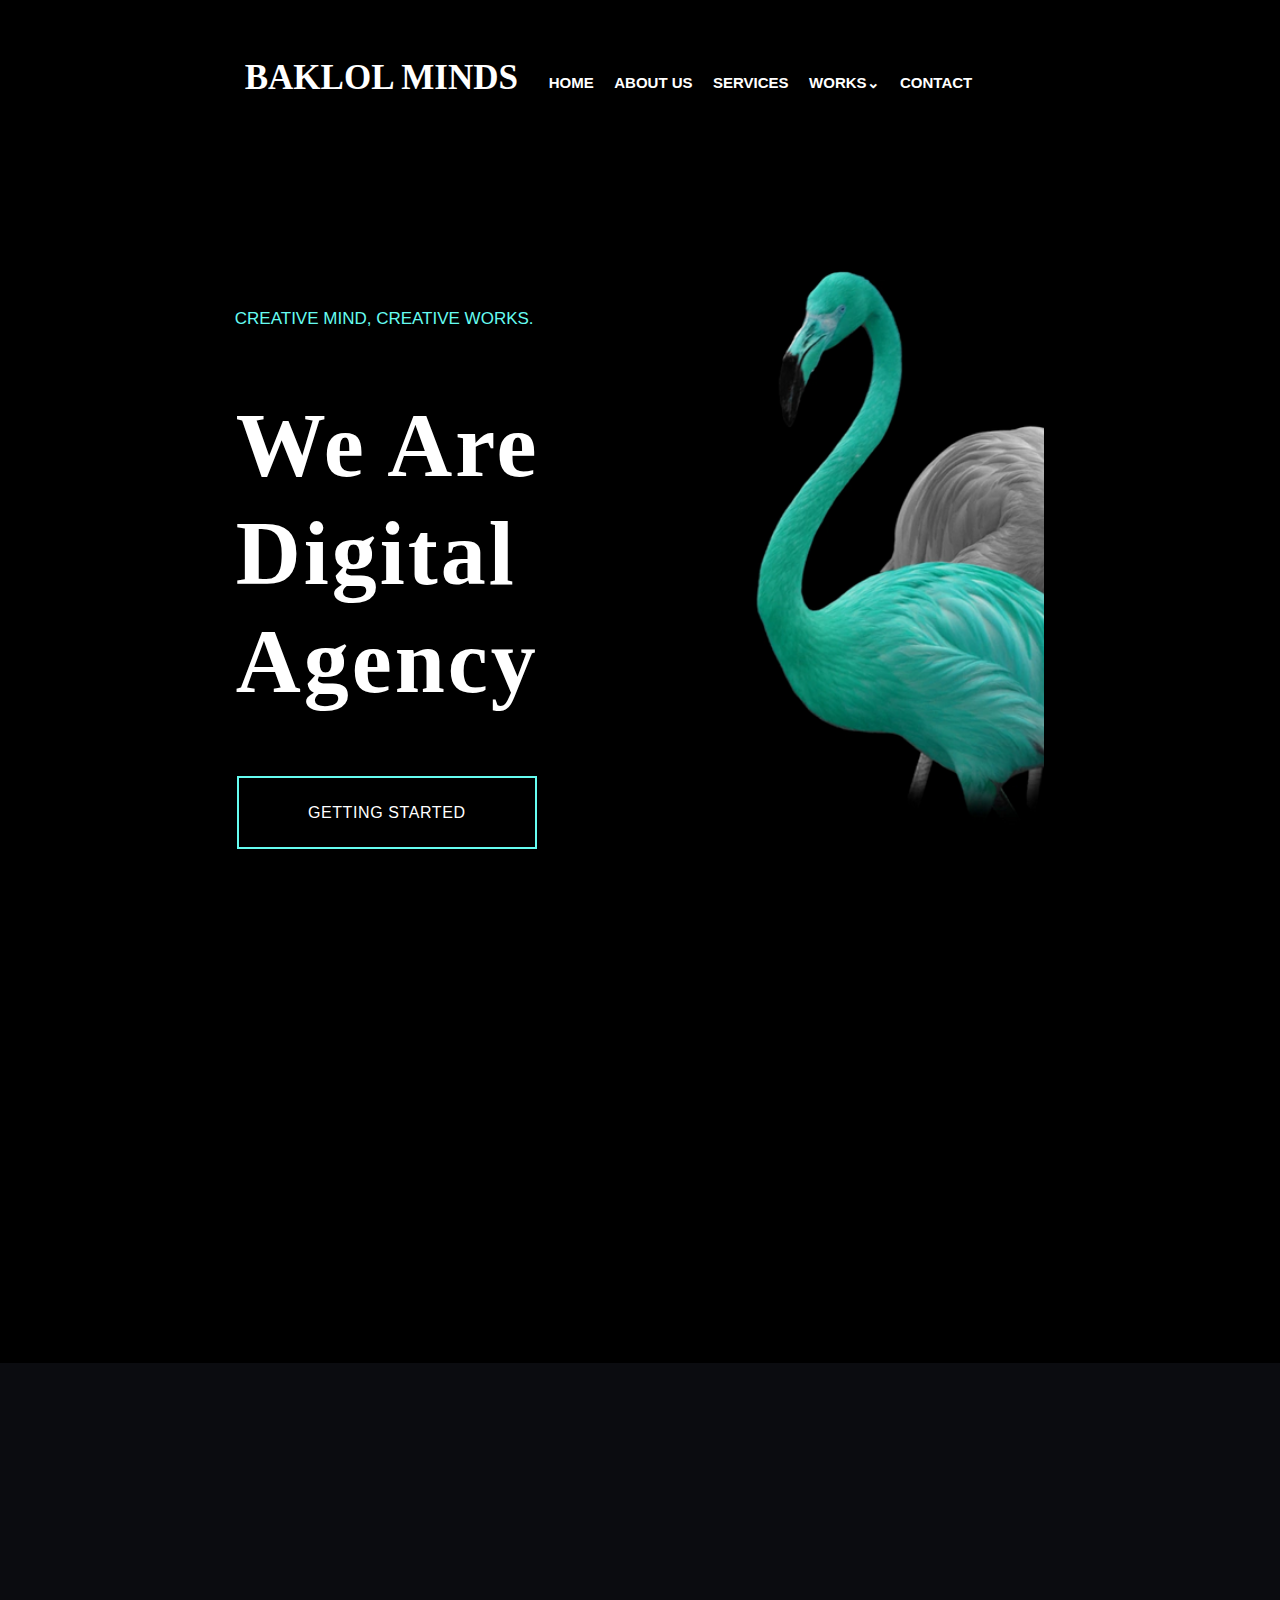
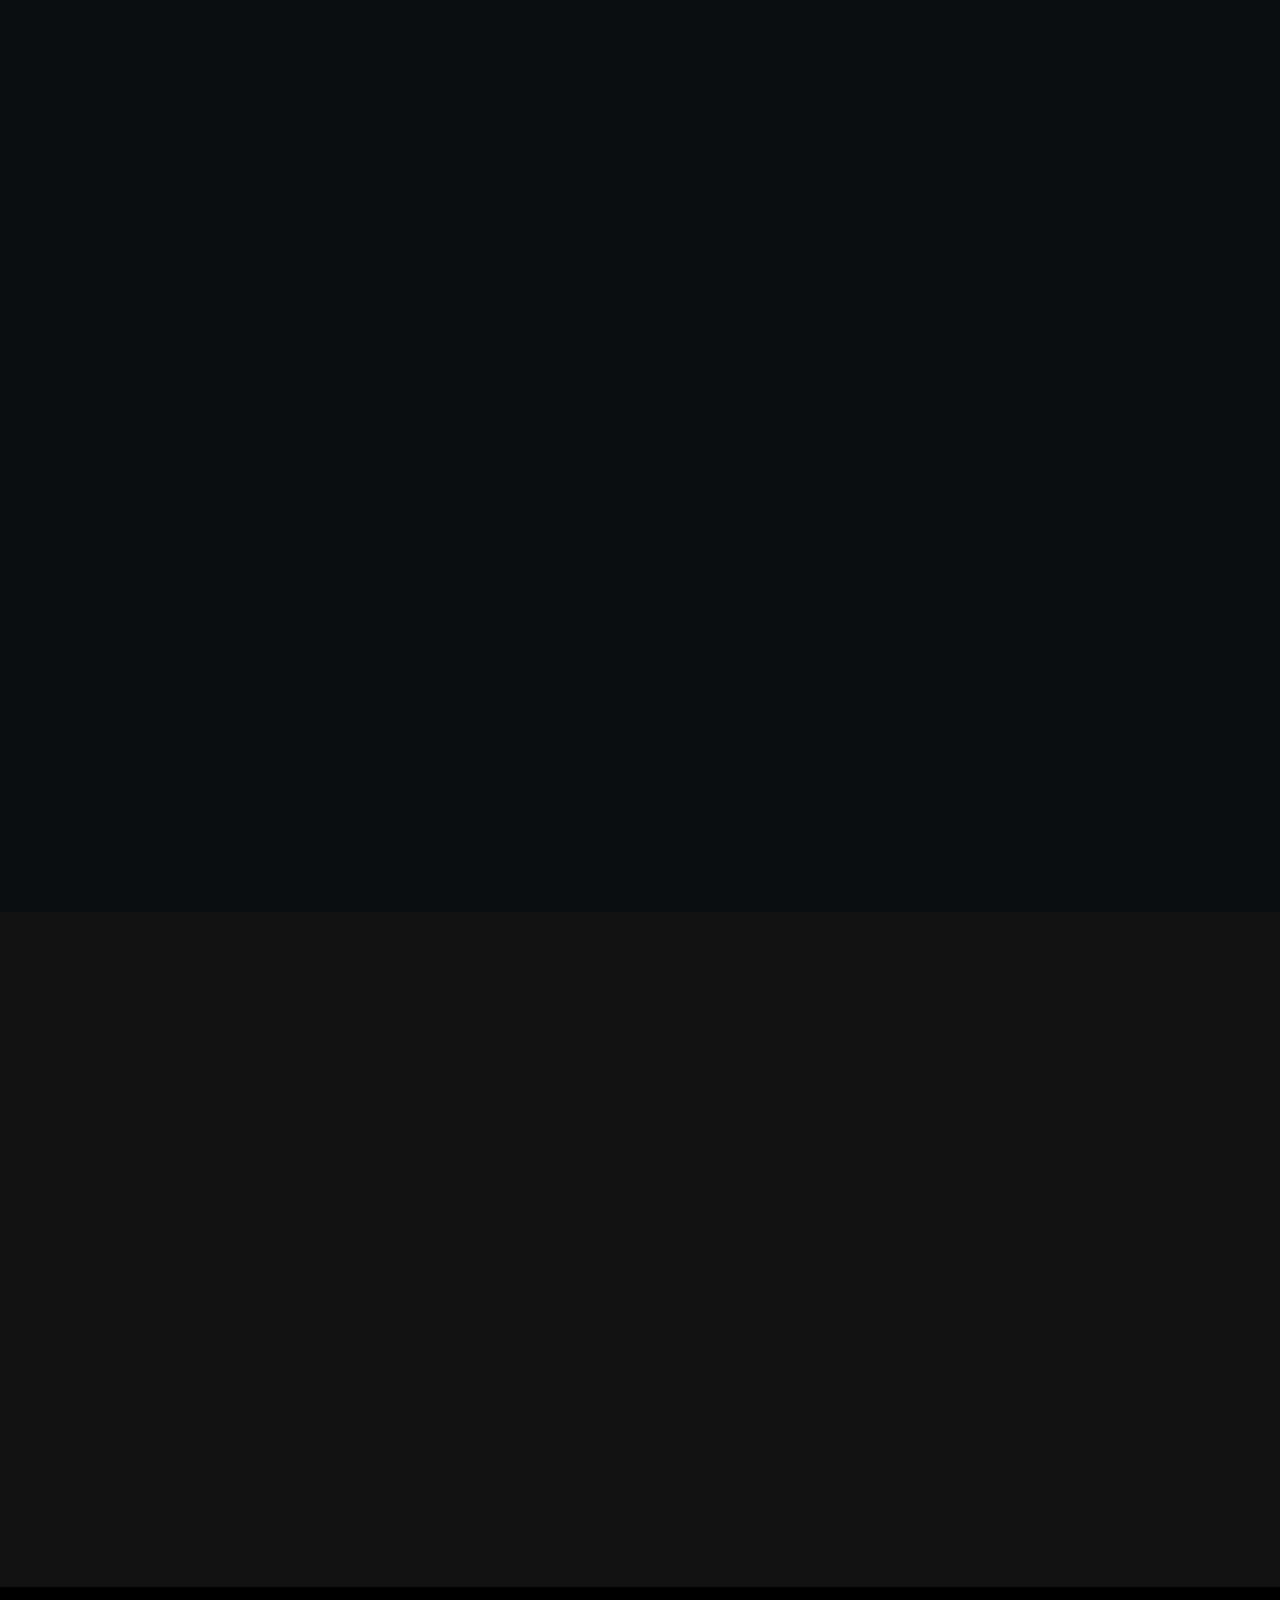
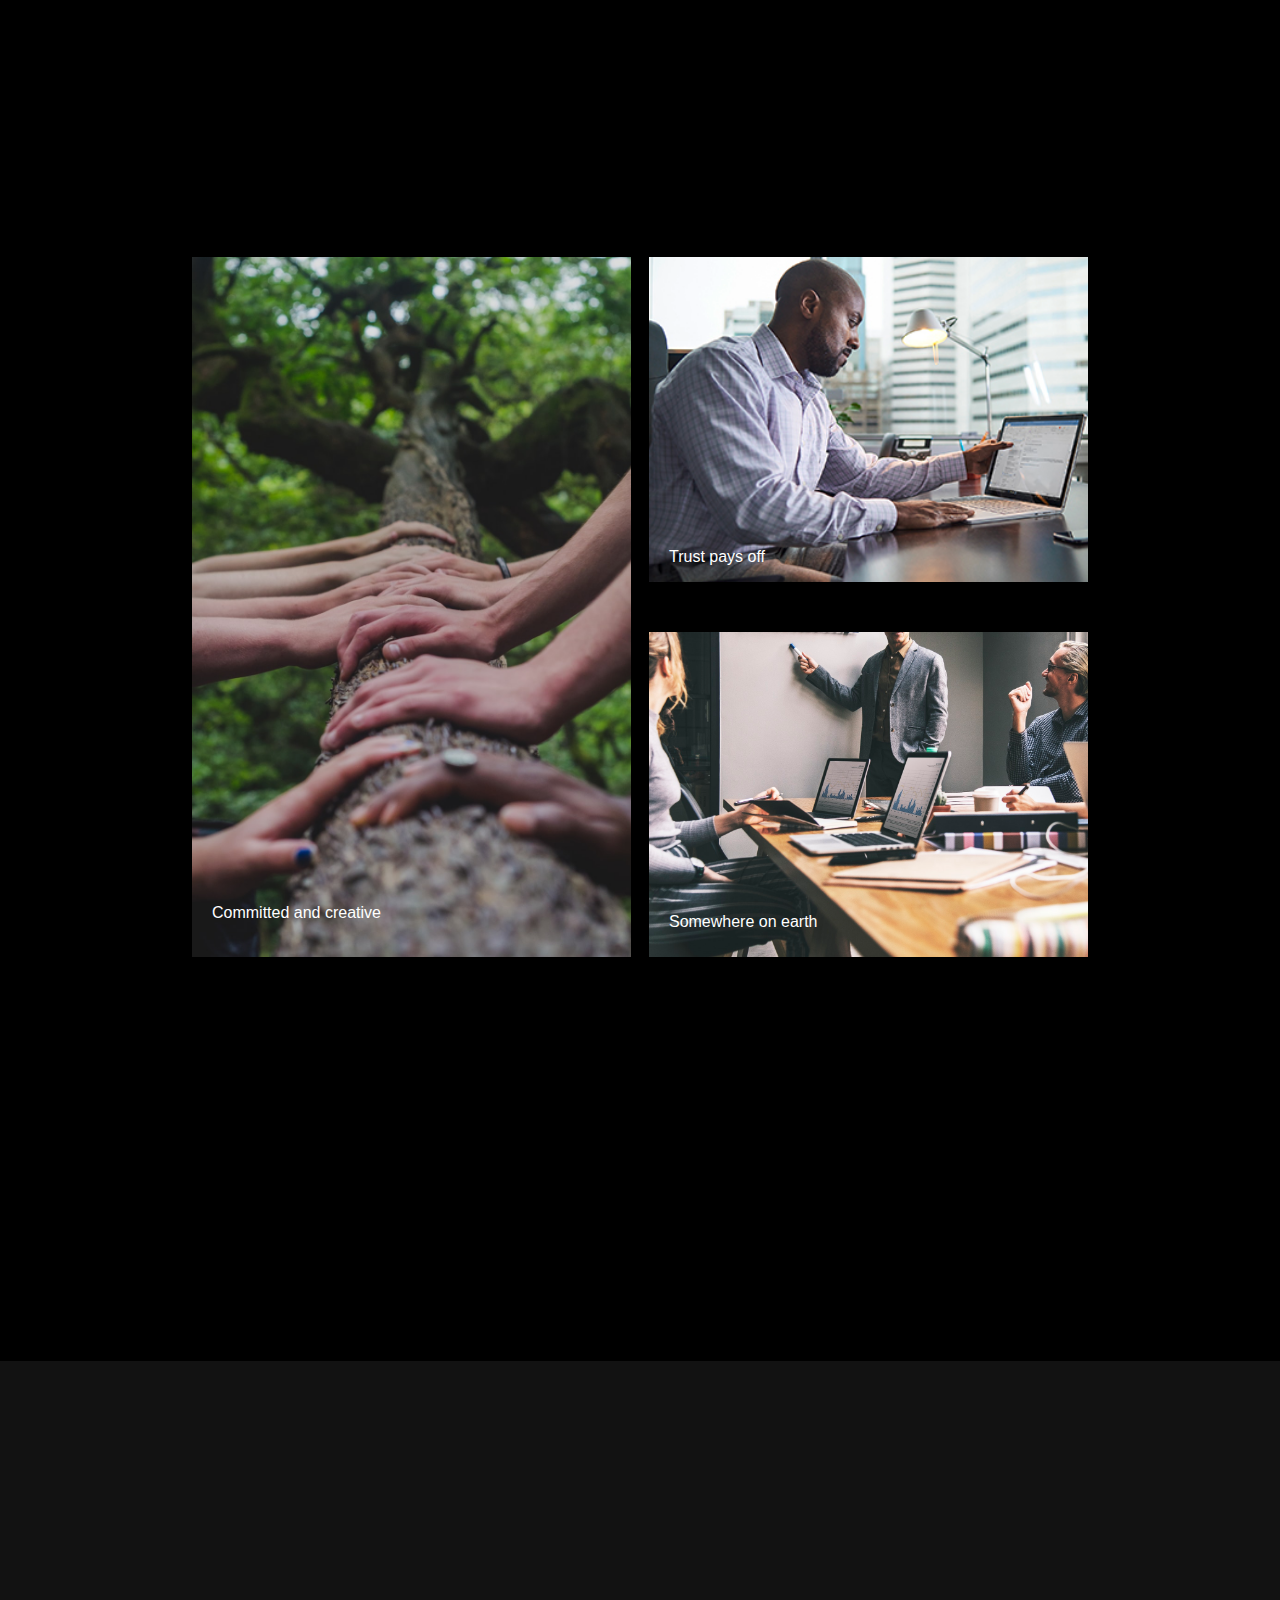
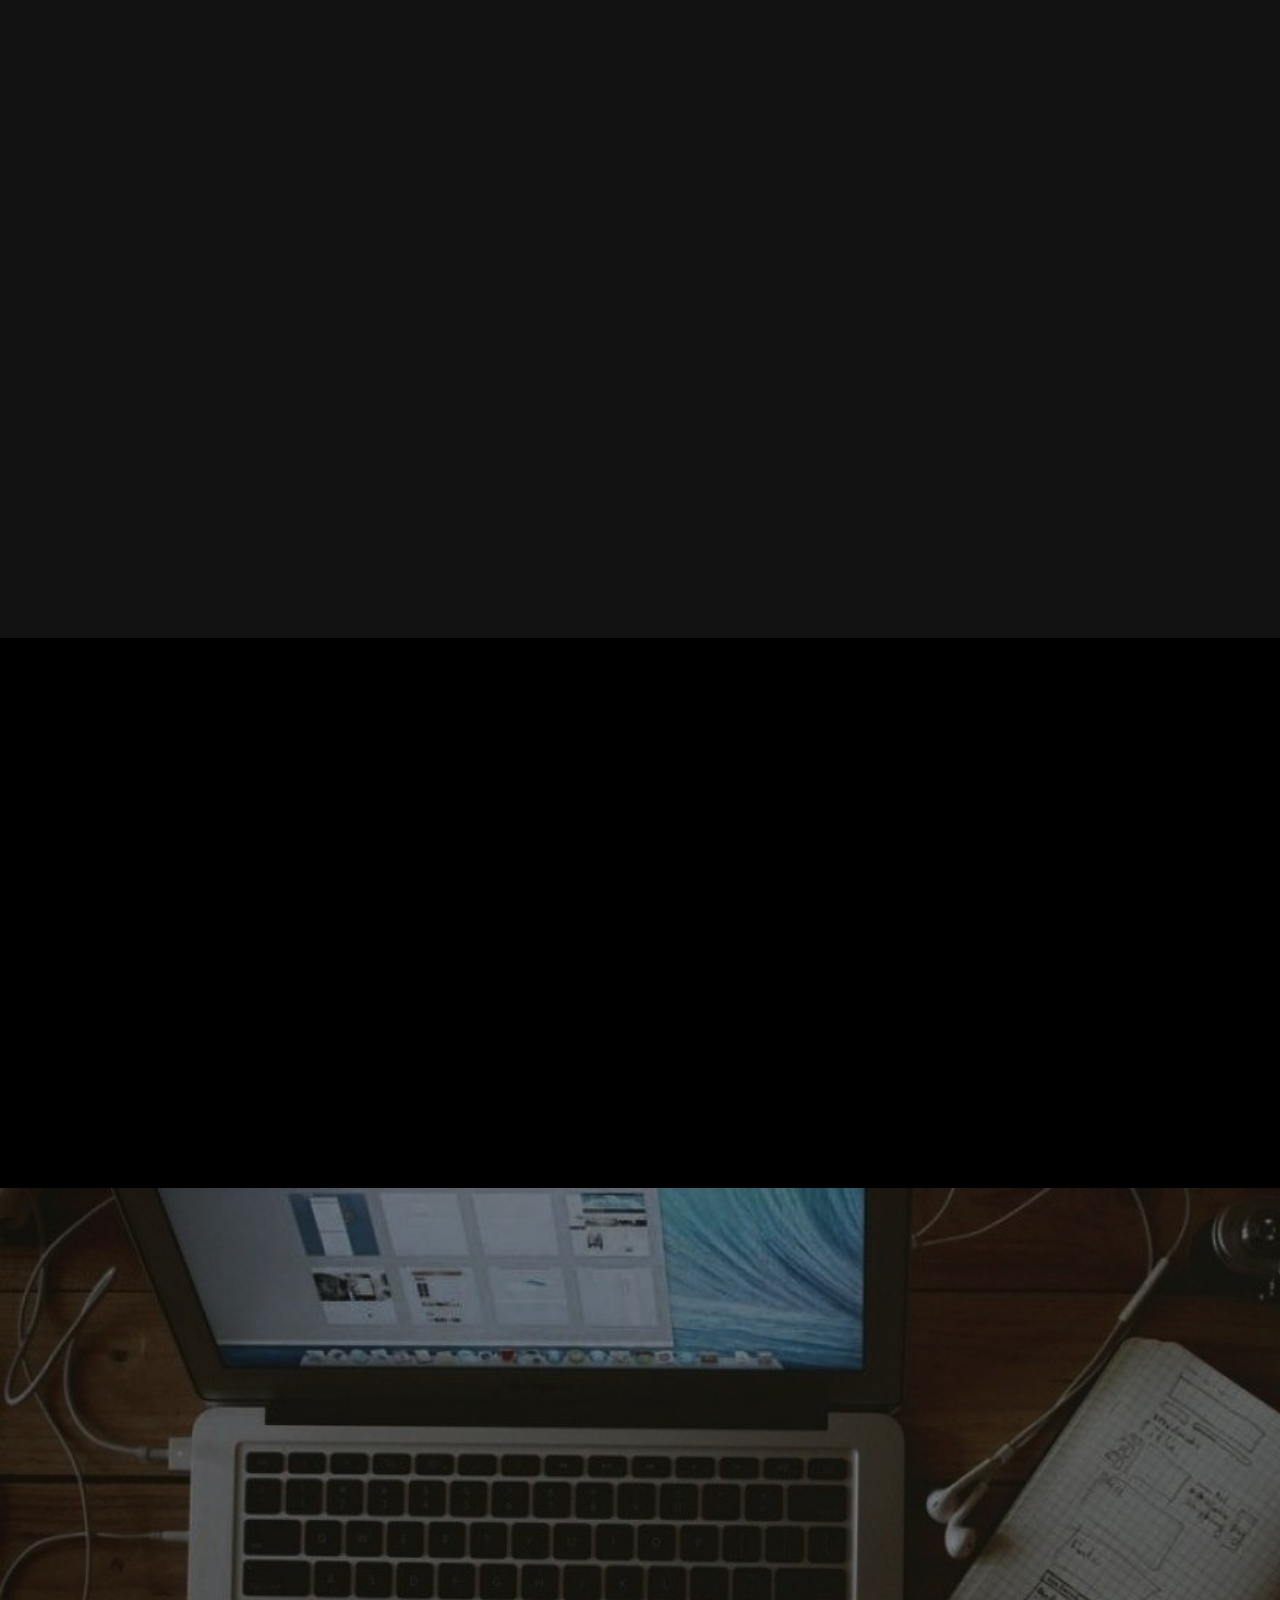
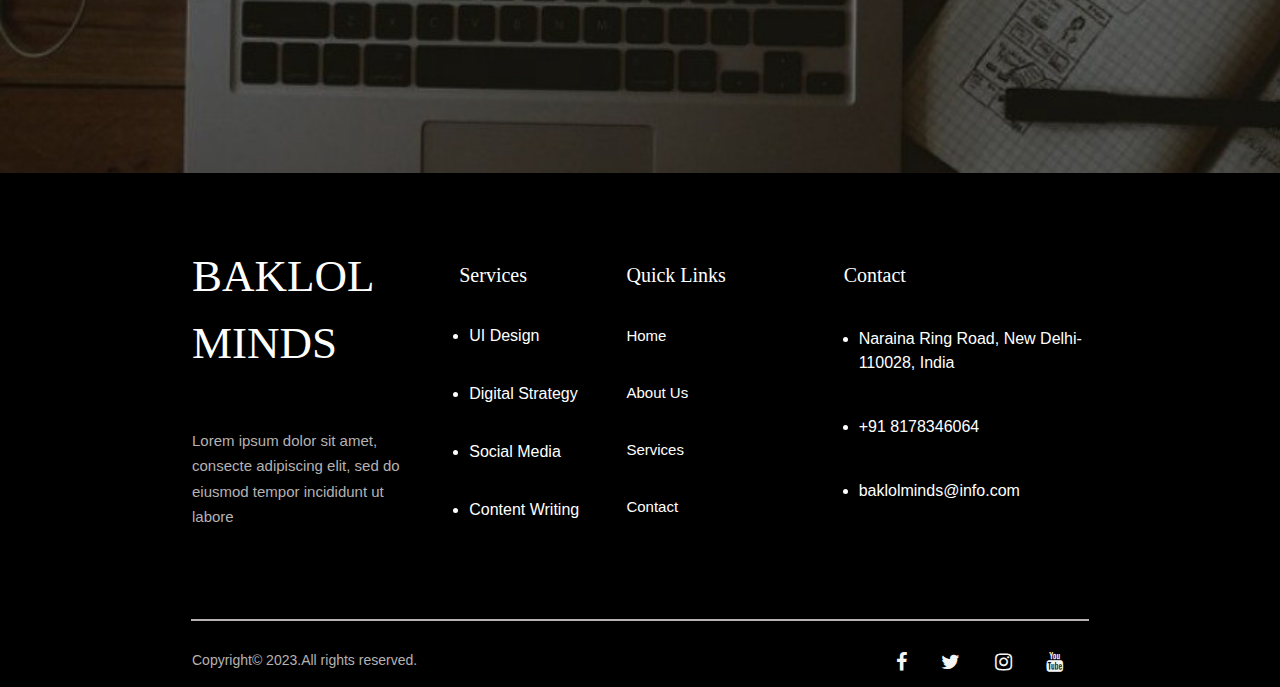
<file: index.html>
<!DOCTYPE html>
<html lang="en">
    <head>
        <meta charset="UTF=8">
        <meta name="viewport" content="width=device-width, initial-scale=1.0">
        <title>BAKLOL MINDS</title>
        <link rel="stylesheet" href="https://cdn.jsdelivr.net/npm/bootstrap@4.0.0/dist/css/bootstrap.min.css" integrity="sha384-Gn5384xqQ1aoWXA+058RXPxPg6fy4IWvTNh0E263XmFcJlSAwiGgFAW/dAiS6JXm" crossorigin="anonymous">
        <link rel="stylesheet" href="https://cdnjs.cloudflare.com/ajax/libs/font-awesome/4.7.0/css/font-awesome.min.css">
        <link rel="stylesheet" href="styling.css">

        <script src="script.js" defer></script>
        
    </head>

    <body>
        <div class="container-fluid">
            <div class="black1">
                <a name="home"></a>
        
            <nav class="navbar">
                <a class="log" href="">BAKLOL MINDS</a>
                <ul class="txt">
                    <li><a class="hom" href="#home">HOME</a></li>
                    <li><a class="hom" href="#aboutus">ABOUT US</a></li>
                    <li><a class="hom" href="#service">SERVICES</a></li>
                    <li><a class="hom" href="#works">WORKS&#8964;</a>
                     <ul class="dropdown"><li><a href="#project">Projects</a></li></ul></li>
                    <li><a class="hom" href="contact.html">CONTACT</a></li>
                </ul>
            </nav>
        

        
            <div class="main">
           
                <div class="info">
                    <div class="p">
                        <p>CREATIVE MIND, CREATIVE WORKS.</p>
                        <h1>We Are Digital Agency</h1>
                        <h4> GETTING STARTED</h4>
                    </div>
                </div>
            
                <div class="image">
                </div>
            </div>

        
            <div class="menu2">
                <div id="future1" class="future">
                    <img src="image/future.png">
                    <h3>Future Concept.</h3>
                    <p>Lorem ipsum dolor sit amet, consectet adipiscing elit, sed do eiusmod tempor incididunt ut labore et
                        dolore </p>
                </div>
        
                <div id="big1" class="big">
                    <img src="image/bigidea.png">
                    <h3>The Big Ideas.</h3>
                    <p>Lorem ipsum dolor sit amet, consectet adipiscing elit, sed do eiusmod tempor incididunt ut labore et
                        dolore</p>
                </div>
        
                <div id="creative1" class="creative">
                    <img src="image/bulb.png">
                    <h3>Creative Solutions.</h3>
                    <p>Lorem ipsum dolor sit amet, consectet adipiscing elit, sed do eiusmod tempor incididunt ut labore et
                        dolore</p>
        
                </div>
            </div>
            </div>
        </div>


            <section>
                <div class="grey1">
                <div class="section2">
                    <div class="name">
                        <p><h3><hr><a name="service">Services</a></h3></p>
                        <p><h4>OUR SERVICES FOR CLIENTS</h4></p>
                    </div>
                    <div class="services">
                        <div class="digital">
                            <img src="image/graph.png" alt="">
                            <h1>Digital Strategy</h1>
                            <p>Lorem ipsum dolor sit amet, consectet adipiscing elit, sed do eiusmod tempor incididunt ut labore et dolore</p>
                        </div>
                        <div class="uidesign">
                            <img src="image/design.png" alt="">
                            <h1>UI Design</h1>
                            <p>Lorem ipsum dolor sit amet, consectet adipiscing elit, sed do eiusmod tempor incididunt ut labore et dolore</p>
                        </div>
                        <div class="cwriting">
                            <img src="image/content.png" alt="">
                            <h1>Content Writing</h1>
                            <p>Lorem ipsum dolor sit amet, consectet adipiscing elit, sed do eiusmod tempor incididunt ut labore et dolore</p>
                        </div>
                    </div>
                    <div class="services2">
                        <div class="Marketing">
                            <img src="image/marketing.png" alt="">
                            <h1>Marketing Strategy</h1>
                            <p>Lorem ipsum dolor sit amet, consectet adipiscing elit, sed do eiusmod tempor incididunt ut labore et dolore</p>
                        </div>
                        <div class="Web">
                            <img src="image/web.png" alt="">
                            <h1>Web Development</h1>
                            <p>Lorem ipsum dolor sit amet, consectet adipiscing elit, sed do eiusmod tempor incididunt ut labore et dolore</p>
                        </div>
                        <div class="Social">
                            <img src="image/social.png" alt="">
                            <h1>Social Media</h1>
                            <p>Lorem ipsum dolor sit amet, consectet adipiscing elit, sed do eiusmod tempor incididunt ut labore et dolore</p>
                        </div>
                    </div>
                </div>
                </div>
                </section>


                <section>
                    <div class="section3">
                
                        <div class="works">
                            <div class="header1">
                               <div class="heading"> <p><h3><hr><a name="works">Works</a></h3></p>
                                <h4>Projects We Have Done</h4>
                            </div>
                    
                            <a href="windex.html"><div class="wview">
                                View All &rarr;
                            </div></a>
                            </div> </div>
                            <div class="pictures">
                               
                                <div class="img1"> 
                                  <img src="image/headset1.png" alt="">
                                  
                                  </div> 
                                <div class="img2">
                                    <img src="image/cam1.png" alt="">
                                  
                                  </div>
                                 <div class="img3">
                                    <img src="image/watch1.png" alt="">
                                     
                                 </div>
                                 <div class="img4">
                                    <img src="image/cam3.png" alt="">
                                 </div>
                    
                             </div>
                        </div>
                    </section>


                <section>
                        <div class="about">
                    
                                <div class="aname">
                                    <p><h3><hr><a name="aboutus">About</a></h3></p>
                                    <p><h4>We Are Best Digital Agency Since 2008</h4> </p>
                                </div>
                                <div class="blocks">
                                    <div class="block1"> 
                                        <P><h3>Team Work</h3></P>
                                        <p><h4>Committed and creative</h4></p>
                                        </div>
                                    <div class="block2">
                                        <P><h3>Philosophy</h3></P>
                                        <p><h4>Trust pays off</h4></p>
                                        </div>
                                    <div class="block3"> 
                                        <P><h3>Office</h3></P>
                                        <p><h4>Somewhere on earth</h4></p>
                                        </div>
                                </div>
                                <div class="amoto">
                                    <div class="who">
                                        <P><h3>Who We Are</h3></P>
                                        <p>Lorem ipsum dolor sit amet, consectetur adipiscing elit, sed do eiusmod tempor incididunt ut labore et dolore</p>
                                    </div>
                                    <div class="vision">
                                        <P><h3>Our Vision</h3></P>
                                        <p>Lorem ipsum dolor sit amet, consectetur adipiscing elit, sed do eiusmod tempor incididunt ut labore et dolore</p>
                                    </div>
                                    <div class="mission">
                                        <P><h3>Our Mission</h3></P>
                                        <p>Lorem ipsum dolor sit amet, consectetur adipiscing elit, sed do eiusmod tempor incididunt ut labore et dolore</p>
                                    </div>
                                </div> 
                        </div>
                        </section>



                        <section>
                            <div class="testimonials">
                        
                                <div class="theader">
                                        <h3><hr>Testimonials</h3>
                                        <p><h4>FEEDBACK FROM OUR CLIENTS</h4> </p>
                                </div>
                        
                        
                                    <div class="feedback">
                                       
                                        <div id="Alex" class="feeds"> <div class="fi1">
                                            <div class="imag"></div>  
                                            <p>Lorem ipsum dolor sit amet, consectetur adipiscing elit. Quisque consequat bibendum turpis sit amet pretium.
                                                 Nunc ut dui ornare, vulputate augue sed, varius velit.</p>
                                           
                                            <img src="image/test1.png" alt="">
                                            <h5>Alex Andrew</h5>
                                            <h6>Designer</h6></div>
                        
                                        </div>
                        
                                        <div id="Juliet" class="feeds"><div class="fi1"> 
                                            <div class="imag"></div> 
                                            <p>Lorem ipsum dolor sit amet, consectetur adipiscing elit. Quisque consequat bibendum 
                                                turpis sit amet pretium. Nunc ut dui ornare, vulputate augue sed, varius velit.</p>
                                               
                                                <img src="image/test5.png" alt="">
                                            <h5>Juliet Jain</h5>
                                            <h6>Marketing</h6></div>
                                        </div>
                        
                                        <div id="Catherine" class="feeds"><div class="fi1">
                                            <div class="imag"></div>
                                            <p>Lorem ipsum dolor sit amet, consectetur adipiscing elit. Quisque consequat bibendum turpis sit amet pretium.
                                                 Nunc ut dui ornare, vulputate augue sed, varius velit.</p>
                                                  
                                            <img src="image/test3.png" alt="">
                                            <h5>Catherine Cassy</h5>
                                            <h6>Consultant</h6> </div>    
                                        </div>
                        
                                        <div id="Steffan" class="feeds"><div class="fi1"> 
                                            <div class="imag"></div> 
                                            <p>Lorem ipsum dolor sit amet, consectetur adipiscing elit. Quisque consequat bibendum turpis sit amet pretium.
                                                 Nunc ut dui ornare, vulputate augue sed, varius velit.</p>
                                           
                                            <img src="image/test4.png" alt="">
                                            <h5>Steffan John</h5>
                                            <h6>Programmer</h6></div>
                                        </div>
                            
                                    </div>
                            </div>
                            </section>



<section>
    <div class="latest">
        <div class="late2">
            <h1>Latest News</h1>
            <p>CHECK OUT SOME OF OUR NEWS</p>
        </div>
        <div class="tarikh">
            <h6>January 26, 2023</h6>
            <h3><a href="hello">Hello world!</a></h3>
            <p>Welcome to WordPress. This is your first post. 
                Edit or delete it, then start writing!</p>
            <h4><a href="read">Read More</a></h4>
        </div>
    </div>
</section>
        
        


<section>
    <div class="project">
        <div class="pimg"><a name="project"></a>
        <div class="socillink">
        <a href="https://www.facebook.com"><i class="fa fa-facebook"></i></a>
        <a href="https://www.twitter.com"><i class="fa fa-twitter"></i></a>
        <a href="https://www.youtube.com"> <i class="fa fa-instagram"></i></a>
        <a href="https://www.instagram.com"> <i class="fa fa-youtube"></i></a>
        </div>
        <div class="pro">
        <h1>Have any projects in mind?</h1>
        <p>GET STARTED</p></div>
    </div>
    </div>
</section>




<div class="ftblock">
    <footer class="foo1">
        
        <div class="foo2">
            <a href=""> BAKLOL MINDS</a>
            <p>Lorem ipsum dolor sit amet, consecte adipiscing elit, sed do eiusmod tempor incididunt ut labore</p>
            <hr>
        </div>
        <div class="foo3">
            <h1>Services</h1>
            <li><a href="ui.html">UI Design</a></li>
            <li><a href="digital.html">Digital Strategy</a></li>
            <li>Social Media</li>
            <li><a href="conwri.html">Content Writing</a></li>
        </div>
        <div class="foo4">
            <h1>Quick Links</h1>
            <ul><a href="#home">Home</a></ul>
            <ul><a href="#aboutus">About Us</a></ul>
            <ul><a href="#service">Services</a></ul>
            <ul><a href="contact.html">Contact</a></ul>
        </div>
        <div class="foo5">
            <h1><a name="contact">Contact</a></h1>
            <li>Naraina Ring Road, New Delhi-110028, India</li>
            <li>+91 8178346064</li>
            <li><a href=mailto:"baklolminds@info.com">baklolminds@info.com</a></li>
        </div>
    </footer>
    <div class="fthr"><hr></div>
    <div class="last">
       <h1>Copyright&copy; 2023.All rights reserved.</h1>
       <div class="llog">
       <a href="https://www.facebook.com"><i class="fa fa-facebook"></i></a>
       <a href="https://www.twitter.com"><i class="fa fa-twitter"></i></a>
       <a href="https://www.youtube.com"><i class="fa fa-instagram"></i></a>
       <a href="https://www.instagram.com"><i class="fa fa-youtube"></i></a>
    </div>
    </div></div>




<script src="https://code.jquery.com/jquery-3.2.1.slim.min.js" integrity="sha384-KJ3o2DKtIkvYIK3UENzmM7KCkRr/rE9/Qpg6aAZGJwFDMVNA/GpGFF93hXpG5KkN" crossorigin="anonymous"></script>
<script src="https://cdn.jsdelivr.net/npm/popper.js@1.12.9/dist/umd/popper.min.js" integrity="sha384-ApNbgh9B+Y1QKtv3Rn7W3mgPxhU9K/ScQsAP7hUibX39j7fakFPskvXusvfa0b4Q" crossorigin="anonymous"></script>
<script src="https://cdn.jsdelivr.net/npm/bootstrap@4.0.0/dist/js/bootstrap.min.js" integrity="sha384-JZR6Spejh4U02d8jOt6vLEHfe/JQGiRRSQQxSfFWpi1MquVdAyjUar5+76PVCmYl" crossorigin="anonymous"></script>

    </body>
</html>
</file>
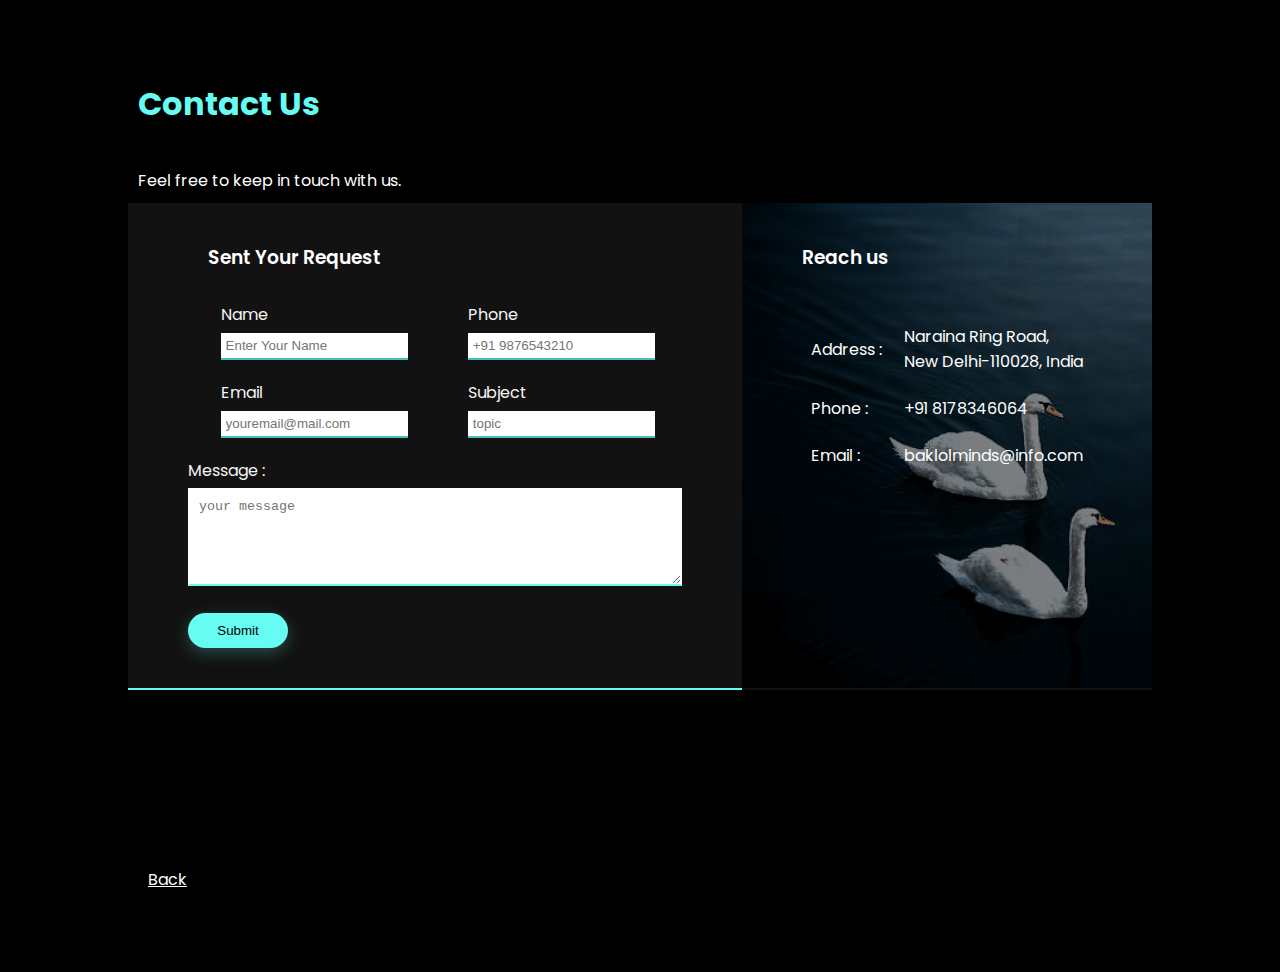
<file: contact.html>
<!DOCTYPE html>
<html lang="en">

<head>
    <meta charset="UTF-8">
  
    <meta name="viewport" content="width=device-width, initial-scale=1.0">
    <title>BAKLOL MINDS</title>
    <link rel="stylesheet" href="https://cdnjs.cloudflare.com/ajax/libs/font-awesome/4.7.0/css/font-awesome.min.css">
    <link rel="preconnect" href="https://fonts.googleapis.com">
    <link rel="preconnect" href="https://fonts.gstatic.com" crossorigin>
    <link href="https://fonts.googleapis.com/css2?family=Poppins:wght@100;300;500;700&display=swap" rel="stylesheet">
    <link rel="stylesheet" href="cstyling.css">

    
</head>

<body>
    <div class="anotherpage">
        <h1>Contact Us</h1>
        <p>Feel free to keep in touch with us.</p>
        
       <div class="contactbox">
        <div class="contactleft">
            <h3>Sent Your Request</h3>
            <form>
                <div class="inputrow">
                    <div class="inputgroup">
                    <label>Name</label>
                    <input type="text"placeholder="Enter Your Name">
                    </div>
                    <div class="inputgroup">
                    <label>Phone</label>
                    <input type="phone"placeholder="+91 9876543210">
                    </div>
                </div>
                <div class="inputrow">
                    <div class="inputgroup">
                    <label>Email</label>
                    <input type="email"placeholder="youremail@mail.com">
                    </div>
                    <div class=inputgroup">
                    <label>Subject</label>
                    <input type="text"placeholder="topic">
                    </div>
                </div>

                <label>Message :</label>
                <textarea rows="5" placeholder="your message"></textarea>

                <button type="submit">Submit</button>
            </form>

        </div>

        <div class="contactright">
            <h3>Reach us</h3>
            <table>
                <tr>
                    <td>Address :</td>
                    <td>Naraina Ring Road,<br>
                        New Delhi-110028, India</td>
                </tr>
                <tr>
                    <td>Phone :</td>
                    <td>+91 8178346064</td>
                </tr>
                <tr>
                    <td>Email :</td>
                    <td>baklolminds@info.com</td>
                </tr>
            </table>

        </div>
       </div>
       <div class="map"><iframe src="https://www.google.com/maps/embed?pb=!1m18!1m12!1m3!1d112173.18329335048!2d77.1389453540186!3d28.52733423749426!2m3!1f0!2f0!3f0!3m2!1i1024!2i768!4f13.1!3m3!1m2!1s0x390cfd5b347eb62d%3A0x52c2b7494e204dce!2sNew%20Delhi%2C%20Delhi!5e0!3m2!1sen!2sin!4v1675332407486!5m2!1sen!2sin" 
        width="100%" height="150px" style="border:0;" allowfullscreen="" loading="lazy" referrerpolicy="no-referrer-when-downgrade"></iframe></div>
       <div class="back"><a href="findex.html">Back</a>
    </div>
    </div>

</body>
</html>
</file>
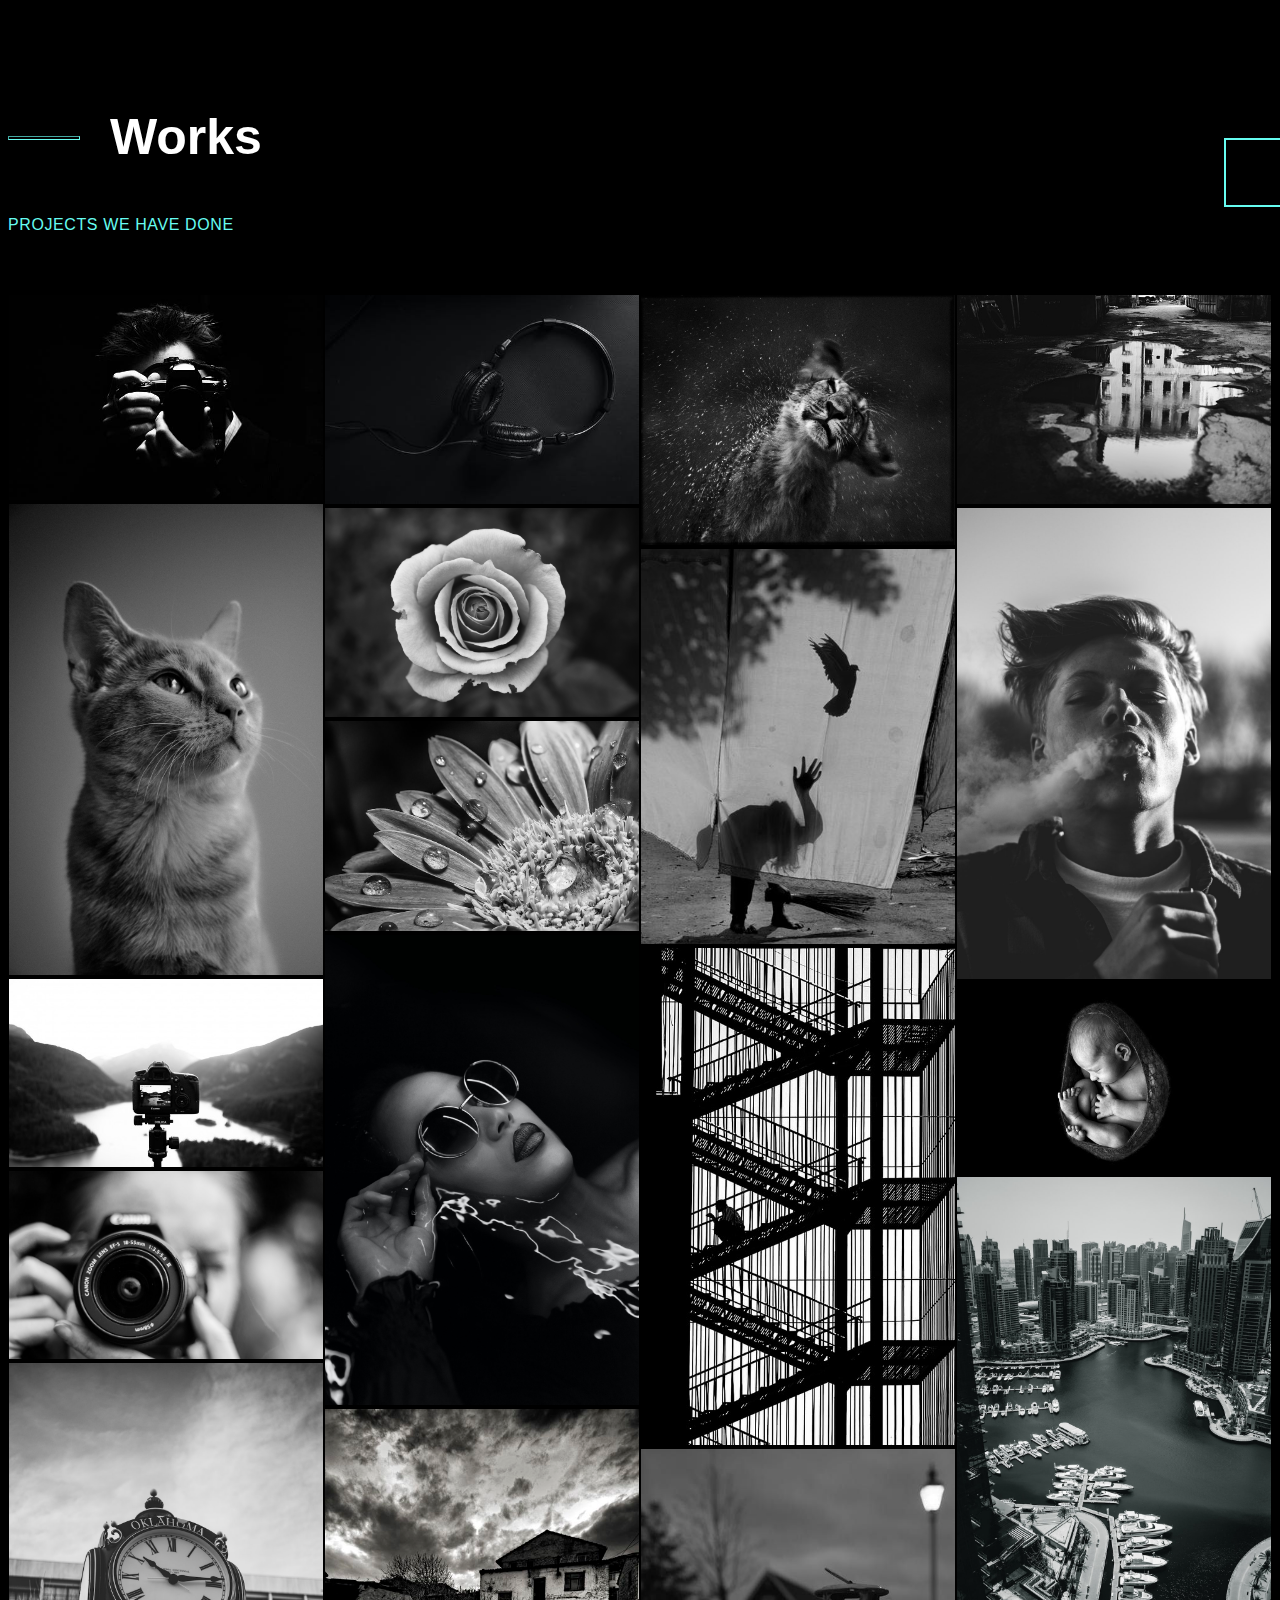
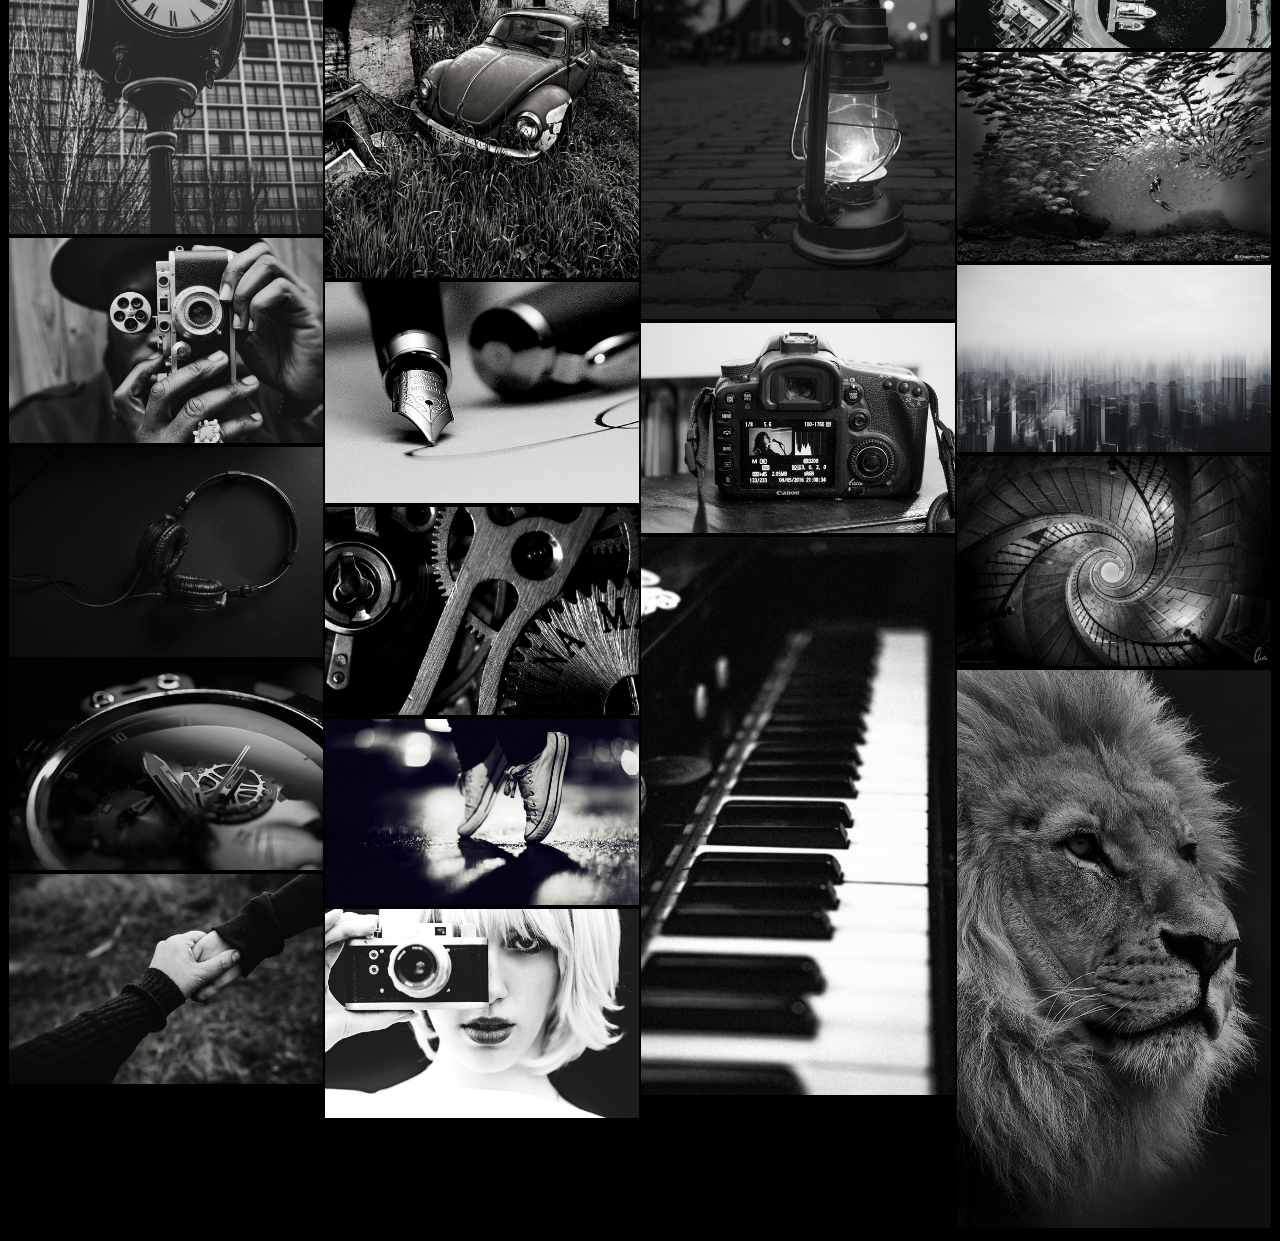
<file: windex.html>
<!DOCTYPE html>
<html>
    <head>
        <title>Works</title>
        <meta name="viewport" content="width=device-width, initial-scale=1">
        <link rel="stylesheet" type="text/css" href="wstyling.css">
    </head>
    <body>


        <div class="header">
            <div class="heading"> <p><h3><hr><a name="works">Works</a></h3></p>
                <h4>Projects We Have Done</h4>
            </div>
    
            <a href="findex.html"><div class="home">
                Home &rarr;
            </div></a>
            </div>



        <div class="container">


            <div class="column">
                <img src="wimages/1.jpg">
                <img src="wimages/2.jpg">
                <img src="wimages/3.jpg">
                <img src="wimages/4.jpg">
                <img src="wimages/5.jpg">
                <img src="wimages/6.jpg">
                <img src="wimages/7.jpg">
                <img src="wimages/8.jpg">
                <img src="wimages/23.jpg">
            </div>
            <div class="column">
                <img src="wimages/9.jpg">
                <img src="wimages/10.jpg">
                <img src="wimages/11.jpg">
                <img src="wimages/12.jpg">
                <img src="wimages/13.jpg">
                <img src="wimages/14.jpg">
                <img src="wimages/15.jpg">
                <img src="wimages/16.jpg">
                <img src="wimages/24.jpg">
            </div>
            <div class="column">
                <img src="wimages/17.jpg">
                <img src="wimages/18.jpg">
                <img src="wimages/19.jpg">
                <img src="wimages/20.jpg">
                <img src="wimages/21.jpg">
                <img src="wimages/22.jpg">
                
            </div>
            <div class="column">
                <img src="wimages/25.jpg">
                <img src="wimages/26.jpg">
                <img src="wimages/32.jpg">
                <img src="wimages/27.jpg">
                <img src="wimages/28.jpg">
                <img src="wimages/29.jpg">
                <img src="wimages/30.jpg">
                <img src="wimages/31.jpg">
            </div>

        </div>
    </body>
</html>
</file>
<file: styling.css>
* {
    margin: 0 auto;
    padding: 0;
}

body {
    background-color: rgb(0, 0, 0);
    width: 100%;
}
.container-fluid{
    background-color: rgb(0, 0, 0);
}

.black{
    width: 100%;
    
}
.black1{
    width: 65%;
    margin-top: 30px;
}

.log {
    color: white;
    font-size: 35px;
    line-height: 80px;
    font-family: 'Times New Roman', Times, serif;
    font-weight: bold;
    margin-left: -5px;
    
}

.log:hover{
    background: black;
}

nav ul {
    float: right;
    margin-top: 15px;
    margin-right: 50px;
}

nav ul li {
    display: inline-block;
    line-height: 30px;
    
}
.txt{
    margin-top: 25px;
}
nav ul li a{
    color: white;
    font-size: 15px;
    font-weight: 600;
    font-family: Arial, Helvetica, sans-serif;
    padding: 17px 8px;
    border-radius: 5px;
    text-transform: uppercase;
    text-decoration: none;
}
nav ul li ul{
    display: none;
    min-width: 80px;
    background: black;
    position: absolute;
    font-weight: 600;
    text-decoration: none;
    color: black;
    border: 1px solid white;
    font-size: 15px;
    position: relative;
}
nav ul li:hover ul.dropdown {
    display: block;
    text-decoration: none;
    position: fixed;
    color: black;
    /* Display the dropdown */
}

a.li,
a:hover {
    background: black;
    color: white;
    text-decoration: none;
    transform: .5s;
}

.main {
    display: flex;
    flex-direction: row;
}

.info {
    width: 60%;
    display: flex;
    flex-direction: row;
    margin-bottom: 1px;
    
}

.p {
    display: inline-block;
    flex-direction: column;
    margin-top: 180px; 

}

.p p{
    font-size: 17px;
    font-family: Arial, Helvetica, sans-serif;
    font-weight: 200;
    color: #66FCF1;
    margin-left: -1px;
    overflow:hidden;
    width:355px;
    white-space: nowrap;
    transform: translateX(-100px);
    opacity: 0;
    transition: 250ms;
}
.p p.show{
    transform: translateX(0);
    opacity: 1;
}

.p h1 {
    margin-top: 60px;
    font-size: 90px;
    font-weight: 600;
    font-family: Cambria, Cochin, Georgia, Times, 'Times New Roman', serif;
    color: white;
    width:100%;
    letter-spacing: 3px;
    transform: translateX(-100px);
    opacity: 0;
    transition: 550ms;
}
.p h1.show{
    transform: translateX(0);
    opacity: 1;
}

.p h4 {
    border: 2px solid #66FCF1;
    width: 300px;
    padding-top: 25px;
    padding-bottom: 25px;
    text-transform: uppercase;
    font-family: Arial, Helvetica, sans-serif;
    font-size: 16px;
    text-align: center;
    color: white;
    margin-top: 60px;
    letter-spacing: 0.6px;
    margin-left: 1px;
    transform: translateX(-100px);
    opacity: 0;
    transition: 250ms;
}
.p h4.show{
    transform: translateX(0);
    opacity: 1;
}

.p h4:hover {
    color: white;
    cursor: pointer;
}

.image {
    background-image: url(image/baklol.png);
    display: flexbox;
    
    width: 39%;
    background-size: cover;
}

.menu2 {
    color: white;
    display: inline-flex;
    margin-top: 30px;
}

.menu2 h3 {
    font-size: 28px;
    margin-top: 20px;
    padding-left: 20px;
}

.menu2 p{
    margin-top: 20px;
    font-family: Verdana, Geneva, Tahoma, sans-serif;
    font-weight: 100;
    font-size: 14px;
    padding-left: 20px;
    line-height: 1.5;
    padding-bottom: 20px;
}

.future {
    color: white;
    float: left;
    display: flexbox;
    background-color: #121212;
    border: 2px solid #121212;
    width: 33%;
    transform: translateY(100px);
    opacity: 0;
    transition: 350ms;
    padding-right: 5px;
}
.future.show{
    transform: translateY(0);
    opacity: 1;
}

.future:hover {
    border: 2px solid #66FCF1;
}

.future img {
    display: inline-block;
    padding: 4px;
    margin: 10px 0px 0 0;
    background-color: #121212;
    height: 50px;
    margin-top: 30px;
    margin-left: 15px;
}

.big {
    color: white;
    float: left;
    background-color: #121212;
    border: 2px solid #66FCF1;
    width: 33%;
    margin:0 30px;
    transform: translateY(100px);
    opacity: 0;
    transition: 650ms;
    padding-right: 5px;
}
.big.show{
    transform: translateY(0);
    opacity: 1;
}


.big:hover {
    border: 2px solid #66FCF1;
}

.big img {
    display: inline-block;
    padding: 4px;
    margin: 4px;
    background-color: #121212;
    height: 55px;
    margin-top: 30px;
    margin-left: 15px;
}

.creative {
    color: white;
    float: right;
    background-color: #121212;
    border: 2px solid #121212;
    width: 33%;
    transform: translateY(100px);
    opacity: 0;
    transition: 850ms;
    padding-right: 5px;
}
.creative.show{
    transform: translateY(0);
    opacity: 1;
}

.creative:hover {
    border: 2px solid #66FCF1;
}

.creative img {
    display: inline-block;
    padding: 4px;
    margin: 4px;
    background-color: #121212;
    height: 60px;
    margin-top: 30px;
    margin-left: 15px;
}




.grey1{
    width:100%;
    background-color: #0B0C10;
    margin-top: 150px;
    display: flex;
}

.section2 {
    width: 1200px;
    padding-top: 140px;
    padding-bottom: 100px;
}

.name {
    color: white;
    
}

.name hr {
    width: 70px;
    height: 2px;
    display: block;
    float: left;
    margin-right: 20px;
    margin-top: 23px;
    border-color: #66FCF1;
    /* background: #66FCF1; */
    transform: translateX(-100px);
    opacity: 0;
    transition: 250ms;
}
.name hr.show{
    transform: translateX(0);
    opacity: 1;
}


.name h3 {
    font-size: 40px;
    font-weight: 550;
    margin-left: 20px;
    font-family: Tahoma, sans-serif;
    transform: translateX(-100px);
    opacity: 0;
    transition: 250ms;
}
.name h3.show{
    transform: translateX(0);
    opacity: 1;
}


.name h4 {
    font-size: 16px;
    font-weight: 500;
    margin-left: 20px;
    margin-top: 30px;
    font-family: Geneva, sans-serif;
    color: #66FCF1;
    transform: translateX(-100px);
    opacity: 0;
    transition: 450ms;
}
.name h4.show{
    transform: translateX(0);
    opacity: 1;
}

.services {
    text-align: center;
    color: white;
    display: flex;
    float: left;
    width: 100%;
    margin-top: 40px;
}
.services a{
    text-decoration: none;
    color: white;
}

.services h1 {
    font-family: Tahoma, sans-serif;
    font-size: 30px;
    font-weight: normal;
    margin-top: 10px;
}

.services p {
    font-family: Geneva, sans-serif;
    font-size: 14px;
    text-align: left;
    line-height: 1.6;
    margin-left: 30px;
    margin-right: 40px;
    margin-top: 30px;
    margin-bottom: 100px;
}

.digital {
    margin: 20px;
    box-sizing: content-box;
    background-color: #121212;
    border-radius: 0px;
    box-shadow: 0 4px white;
    transform: translateY(100px);
    opacity: 0;
    transition: 250ms;
}
.digital.show{
    transform: translateY(0);
    opacity: 1;
}

.digital img {
    display: inline-block;
    padding: 4px;
    margin: 20px 0px 0 0;
    background-color: #121212;
    height: 50px;
}

.digital:hover {
    box-shadow: 0 4px #66FCF1;
    cursor: pointer;
}


.uidesign {
    margin: 20px;
    color: black;
    background-color: #66FCF1;
    box-sizing: content-box;
    border-radius: 0px;
    box-shadow: 0 4px white;
    transform: translateY(100px);
    opacity: 0;
    transition: 450ms;
}
.uidesign.show{
    transform: translateY(0);
    opacity: 1;
}

.uidesign img {

    display: inline-block;
    padding: 4px;
    margin: 20px 0px 0 0;
    background-color: #66FCF1;
    height: 55px;
}

.uidesign:hover {
    box-shadow: 0 4px white;
    cursor: pointer;
}

.cwriting {
    margin: 20px;
    background-color: #121212;
    box-sizing: content-box;
    border-radius: 0px;
    box-shadow: 0 4px white;
    transform: translateY(100px);
    opacity: 0;
    transition: 650ms;
}
.cwriting.show{
    transform: translateY(0);
    opacity: 1;
}

.cwriting img {
    display: inline-block;
    padding: 4px;
    margin: 20px 0px 0 0;
    background-color: #121212;
    height: 50px;
}

.cwriting:hover {
    box-shadow: 0 4px #66FCF1;
    cursor: pointer;
}





.services2 {
    text-align: center;
    color: white;
    display: flex;
    float: left;
    width: 100%;
    margin-top: 40px;
}

.services2 h1 {
    font-family: Tahoma, sans-serif;
    font-size: 30px;
    font-weight: normal;
    margin-top: 10px;
}

.services2 p {
    font-family: Geneva, sans-serif;
    font-size: 14px;
    text-align: left;
    line-height: 1.6;
    margin-left: 30px;
    margin-right: 40px;
    margin-top: 30px;
    margin-bottom: 100px;
}

.Marketing {
    margin: 20px;
    box-sizing: content-box;
    background-color: #121212;
    border-radius: 0px;
    box-shadow: 0 4px white;
    transform: translateY(100px);
    opacity: 0;
    transition: 250ms;
    margin-bottom: 4px;
}
.Marketing.show{
    transform: translateY(0);
    opacity: 1;
}

.Marketing img {
    display: inline-block;
    padding: 4px;
    margin: 20px 0px 0 0;
    background-color: #121212;
    height: 50px;
}

.Marketing:hover {
    box-shadow: 0 4px #66FCF1;
    cursor: pointer;
}

.Web {
    margin: 20px;
    color: white;
    background-color: #121212;
    box-sizing: content-box;
    border-radius: 0px;
    box-shadow: 0 4px white;
    transform: translateY(100px);
    opacity: 0;
    transition: 450ms;
    margin-bottom: 4px;
}
.Web.show{
    transform: translateY(0);
    opacity: 1;
}

.Web img {

    display: inline-block;
    padding: 4px;
    margin: 20px 0px 0 0;
    background-color: #121212;
    height: 55px;
}

.Web:hover {
    box-shadow: 0 4px #66FCF1;
    cursor: pointer;
}

.Social {
    margin: 20px;
    background-color: #121212;
    box-sizing: content-box;
    border-radius: 0px;
    box-shadow: 0 4px white;
    transform: translateY(100px);
    opacity: 0;
    transition: 650ms;
    margin-bottom: 4px;
}
.Social.show{
    transform: translateY(0);
    opacity: 1;
}

.Social img {
    display: inline-block;
    padding: 4px;
    margin: 20px 0px 0 0;
    background-color: #121212;
    height: 50px;
}

.Social:hover {
    box-shadow: 0 4px #66FCF1;
    cursor: pointer;
}

.section3 {
    height: 80vh;
    background-color: #121212;
    width: 100%;
}





.section3{
    height: 75vh;
    background-color: #121212;
    width: 100%;  
}

.works {
    width: 70%;
    margin: 0 auto; 
}

.header1 {
    color: white;
   /*border:1px solid white; */
}
.header1 a{
    text-decoration: none;
    color: white;
}

.heading hr{
    width:70px;
    display: block;
    float: left;
    margin-right: 20px;
    margin-top: 28px;
    border-color: #66FCF1;
    transform: translateX(-100px);
    opacity: 0;
    transition: 250ms;
}
.heading hr.show{
    transform: translateX(0);
    opacity: 1;
}

.heading h3{
    font-size: 50px;
    margin-left: 0px;
    font-family:Arial, Helvetica, sans-serif;
    margin-top: 100px;
    transform: translateX(-100px);
    opacity: 0;
    transition: 250ms;
}
.heading h3.show{
    transform: translateX(0);
    opacity: 1;
}

.heading h4{
    font-size: 16px;
    margin-left: 0px;
    margin-top: 30px;
    font-weight: normal;
    text-transform: uppercase;
    font-family: Arial, Helvetica, sans-serif;
    color:#66FCF1;
    margin-bottom: 60px;
    letter-spacing: 0.6px;
    transform: translateX(-100px);
    opacity: 0;
    transition: 550ms;
}
.heading h4.show{
    transform: translateX(0);
    opacity: 1;
}

.heading{
    float: left;
}

.wview{
    border: 2px solid #66FCF1;
    width: 150px;
    padding-top: 20px;
    padding-bottom: 20px;
    text-transform: uppercase;
    font-family: Arial, Helvetica, sans-serif;
    font-size: 16px;
    text-align: center;
    float:right;
    margin-top: 130px;
    margin-right: 80px;
    transform: translateX(100px);
    opacity: 0;
    transition: 250ms;
}
.wview.show{
    transform: translateX(0);
    opacity: 1;
}

.wview:hover{
    cursor: pointer;
}

.pictures{
    display: flex;
    float: left; 
    width: 99%;
    margin-bottom: 20px; 
    padding-left: 10px;   
}

.pictures img{
    height: 31vh;
    width: 90%;
    padding: 1px;
    margin-left: 10px;
    margin-right: 10px;
    border-radius: 10px;
}
.img1{
    margin-left: 10px;
    transform: translateY(100px);
    opacity: 0;
    transition: 250ms;
}
.img1.show{
    transform: translateY(0);
    opacity: 1;
}
.img2{
    margin-left: 10px;
    transform: translateY(100px);
    opacity: 0;
    transition: 450ms;
}
.img2.show{
    transform: translateY(0);
    opacity: 1;
}
.img3{
    margin-left: 10px;
    transform: translateY(100px);
    opacity: 0;
    transition: 550ms;
}
.img3.show{
    transform: translateY(0);
    opacity: 1;
}
.img4{
    margin-left: 10px;
    transform: translateY(100px);
    opacity: 0;
    transition: 650ms;
}
.img4.show{
    transform: translateY(0);
    opacity: 1;
}



.about {
    width: 70%;
    display: flexbox;
    margin: 0 auto; 
}

.aname {
    color: white;
    margin-top: 100px;
}

.aname hr{
    width:70px;
    height:2px;
    display: block;
    float: left;
    margin-right: 30px;
    margin-top: 26px;
    border-color: #66FCF1;
   /* background: #66FCF1; */
   transform: translateX(-100px);
   opacity: 0;
   transition: 250ms;
}
.aname hr.show{
    transform: translateX(0);
    opacity: 1;
}

.aname h3{
    font-size: 50px;
    margin-left: 0px;
    font-family: arial;
    transform: translateX(-100px);
    opacity: 0;
    transition: 250ms;
    
}
.aname h3.show{
    transform: translateX(0);
    opacity: 1;
}

.aname h4{
    font-size: 16px;
    margin-left: 0px;
    margin-top: 30px;
    font-family: Geneva, sans-serif;
    color:#66FCF1;
    font-weight: 200;
    transform: translateX(-100px);
    opacity: 0;
    transition: 450ms;
}
.aname h4.show{
    transform: translateX(0);
    opacity: 1;
}

.blocks{
    height: 700px;
  /*  border: 1px solid white;  */
    display: flexbox;
    margin-top: 60px;
    font-family: Arial, Helvetica, sans-serif;
}

.blocks h3{
    transform: translateY(100px);
    opacity: 0;
    transition: 350ms;
}
.blocks h3.show{
    transform: translateY(0);
    opacity: 1;
}
.block1{
    background-image: url(image/off1.png);
    float:left;
    height:700px;
    width: 49%;
    background-size: cover;   
}

.block1 h3{
    color: white;
    height: 30px;
    width: 200px;
    margin-top: 600px;
    margin-left: 20px;
    font-size: 25px;
}

.block1 h4{
    color: white;
    height: 30px;
    width: 300px;
    margin-left: 20px;
    margin-top: 15px;
    font-size: 16px;
    font-weight: 500;
}

.block2 {
    background-image: url(image/off2.png);
    background-size: cover;
    float: right;
    height:325px;
    width: 49%;
}

.block2 h3{
    color: white;
    height: 20px;
    width: 200px;
    margin-top: 250px;
    margin-left: 20px;
    font-size: 25px;
}

.block2 h4{
    color: white;
    height: 30px;
    width: 300px;
    margin-left: 20px;
    font-size: 16px;
    font-weight: 500;
    margin-top: 20px;
}

.block3 {
    background-image: url(image/off4.png);
    background-size: cover;
    height:325px;
    width: 49%;
    margin-top: 50px;
    float:right;
}

.block3 h3{
    color: white;
    height: 20px;
    width: 200px;
    margin-top: 240px;
    margin-left: 20px;
    font-size: 25px;
}

.block3 h4{
    color: white;
    height: 30px;
    width: 300px;
    margin-left: 20px;
    font-size: 16px;
    font-weight: 500;
    margin-top: 20px;
}

.amoto{
    color: white;
    display: flex; 
    margin-top: 80px;
    margin-bottom: 120px; 
    font-family: Arial, Helvetica, sans-serif;
    transform: translateY(100px);
    opacity: 0;
    transition: 350ms;
}
.amoto.show{
    transform: translateY(0);
    opacity: 1;
}

.amoto h3{
    font-size: 23px;
}

.amoto p{
    font-size: 14px;
    text-align: left;
    line-height: 1.8;
    margin-right: 100px;
    margin-top: 30px;
}






.testimonials{
    background-color: #121212;
    width: 100%;
    display:flow-root;
}

.theader {
    width: 70%;
    color: white;
    /*border:2px solid white; */
    margin: 0 auto; 
    font-family: arial;
}

.theader hr{
    width:70px;
    height:2px;
    display: block;
    float: left;
    margin-right: 20px;
    border-color: #66FCF1;
    margin-top: 25px;
    transform: translateX(-100px);
    opacity: 0;
    transition: 250ms;
   /* background: #66FCF1; */
}
.theader hr.show{
    transform: translateX(0);
    opacity: 1;
}

.theader h3{
    font-size: 50px;
    margin-left: 20px;
    padding-top: 60px; 
    transform: translateX(-100px);
    opacity: 0;
    transition: 250ms;
}
.theader h3.show{
    transform: translateX(0);
    opacity: 1;
}

.theader h4{
    font-size: 16px;
    font-weight: normal;
    margin-left: 20px;
    text-transform: uppercase;
    color:#66FCF1;
    margin-bottom: 40px;
    letter-spacing: 0.6px;
    margin-top: 30px;
    transform: translateX(-100px);
    opacity: 0;
    transition: 550ms;
}
.theader h4.show{
    transform: translateX(0);
    opacity: 1;
}

.feedback{
    display: flex;
    float: left;
    width: 100%;
}

.feeds{
    width: 24%; 
    margin-left: 5px;
    margin-right: 5px;
    margin-top: 40px;
    background-color: #121212;
    color: white;
    margin-bottom: 100px;
    display: flexbox;
    transform: translateY(100px);
    opacity: 0;
    transition: 350ms;
}
.feeds.show{
    transform: translateY(0);
    opacity: 1;
}

.imag{
    height: 59px;
    width: 80px;
    margin-top: 0px;
    background-image: url(image/test.png);
    background-size: 100%;
}

.fi1{
    height: 75%;
    padding-top: 30px;
    background-color: black;
    border: 1px solid rgb(73, 73, 73);
}
.feeds img{
    background-color: black;
    height: 70px;
    margin-left: 40%;
    margin-top: 37px;
    border-radius: 50%;  
}

.feeds p{
    text-align: center;
    margin-left: 60px;
    margin-right: 60px;
    line-height: 1.5;
    letter-spacing: 0.3px;
    font-family: Arial, Helvetica, sans-serif;
    margin-top: 20px;
    margin-bottom: 50px;
}

.feeds h5{
    text-align: center;
    font-size: 18px;
    margin-top: 10px;
    font-family: Arial, Helvetica, sans-serif;
}

.feeds h6{
    text-align: center;
    font-size: 15px;
    margin-top: 10px;
    letter-spacing: 0.5px;
    font-weight: 100;
    font-family: Arial, Helvetica, sans-serif;
}




.latest{
    width: 100%;
    display: flex;
    flex-direction: column;  
}
.late2{
    margin-top: 90px;
    text-align: center;
    font-family: Arial, Helvetica, sans-serif;
}
.late2 h1 {
    align-items: center;
    font-family: Arial, Helvetica, sans-serif;
    font-weight: 800;
    font-size: 45px;
    color: white;
    transform: translateY(100px);
    opacity: 0;
    transition: 350ms;  
}
.late2 h1.show{
    transform: translateX(0);
    opacity: 1;
}
.late2 p{
    font-size: 15px;
    color:#66FCF1;
    margin-top: 25px;
    margin-bottom: 20px;
    transform: translateY(100px);
    opacity: 0;
    transition: 450ms;
}
.late2 p.show{
    transform: translateX(0);
    opacity: 1;
}
.tarikh{
    width: 360px;
    margin-left: 25%;
    font-family: Arial, Helvetica, sans-serif;
    transform: translateY(100px);
    opacity: 0;
    transition: 350ms;
    margin-bottom: 100px;
}
.tarikh.show{
    transform: translateX(0);
    opacity: 1;
}
.tarikh h6{
    font-size: 15px;
    font-weight: 500;
    margin-top: 50px;
    color: white;
    margin-bottom: 15px;   
}
.tarikh h3 a{
    font-size: 25px;
    font-weight: 500;
    color: white; 
}
.tarikh p{
    font-size: 15px;
    font-weight: 300;
    margin-top: 20px;
    color: white;
    margin-bottom: 20px;
}
.tarikh h4 a{
    font-size: 15px;
    font-weight: 500;
    color: #66FCF1;
}
.tarikh a:hover{
    background-color: black;
}
    




.project{
    background-image: url(image/team.png);
    background-size: cover;
    height: 65vh;
    text-align: center;
    display: flex;
    flex-direction: column;
    color: white;
}
.socillink{
    display: flex;
    justify-content: center;
    align-items: center;
    transform: translateY(-100px);
    opacity: 0;
    transition: 450ms;
}
.socillink.show{
    transform: translateY(0);
    opacity: 1;
}
.socillink a {
    color: white;
    margin: 10px;
    margin-top: 100px;
    height: 50px;
    width: 50px;
    border: 2px solid #66FCF1;
    align-items: center;
    border-radius: 50%;   
}
.socillink a .fa{
    margin-top: 11px;
    font-size: 25px;
    transition: transform .2s;
}
.socillink a:hover {
    background-color: white;
    color: black;
    border: 2px solid white;
    
}
.socillink a:hover .fa{
    background-color: white;
    color: black;
    -ms-transform: scale(1.3);
    -webkit-transform: scale(1.3); 
    transform: scale(1.3); 
}
.pro h1{
    display: flex;
    margin-top: 35px;
    font-size: 55px;
    font-family: Arial, Helvetica, sans-serif;
    color: white;
    align-items: center;
    flex-direction: column;
    transform: translateY(100px);
    opacity: 0;
    transition: 350ms;
}
.pro h1.show{
    transform: translateY(0);
    opacity: 1;
}
.pro p{
    border: 2px solid #66FCF1;
    width: 200px;
    padding-top: 20px;
    text-transform: uppercase;
    font-size: 16px;
    text-align: center;
    margin-top: 40px;
    padding-bottom: 20px;
    color: white;
    font-weight: 600;
    letter-spacing: 1px;
    transform: translateY(100px);
    opacity: 0;
    transition: 350ms;
}
.pro p.show{
    transform: translateY(0);
    opacity: 1;
}
.pro p:hover{
    cursor: pointer;
    border: 2px solid #43a59e;
}



.ftblock{
    width: 100%;
}
.foo1{
    width: 70%;
    display: flex;
    flex-direction: row;
}
.foo2{
    margin-top: 70px;
    height: 40vh;
    width: 40%;
    font-family: Arial, Helvetica, sans-serif;
}

.foo2 a{
    color: white;
    height: 10vh;
    margin-bottom: 2px;
    width: 5px;
    font-weight: normal;
    font-size: 45px;
    font-family: 'Times New Roman', Times, serif;
}
.foo2 a:hover{
    background-color: black;
}
.foo2 p{
    margin-top: 50px;
    font-weight: 400;
    font-size: 15px;
    line-height: 1.7;
    color: rgb(182, 178, 178);
}
.foo2 hr{
    margin-top: 30px;
    width: 100px;
    font-weight: bolder;
    color: #66FCF1;
    font-size: normal;
    float: left;
}
.foo3{
    width: 40%;
    margin-top: 30px;
    font-family: Arial, Helvetica, sans-serif;
}
.foo3 h1{
    margin-top: 60px;
    color: white;
    font-weight: normal;
    font-size: 20px;
    margin-left: 50px;
    font-family: 'Times New Roman', Times, serif;
}
.foo3 li{
    margin-top: 40px;
    margin-left: 60px;
    font-size: 16px;
    color: white;  
    line-height:18px;
}
.foo3 a{
    text-decoration: none;
    color: white;
}
.foo4{
    margin-top: 50px;
    height: 38vh;
    width: 40%;
    font-family: Arial, Helvetica, sans-serif;
}
.foo4 h1{
    margin-top: 40px;
    color: white;
    font-weight: normal;
    font-size: 20px;
    font-family: 'Times New Roman', Times, serif;
}
.foo4 ul{
    margin-top: 40px;
    font-size: 15px;
    color: white;
    line-height: 17px;
    
}
.foo4 a{
    text-decoration: none;
    color: white;
}
.foo5{
    height: 40vh;
    width: 45%;
    margin-top: 30px;
    font-family: Arial, Helvetica, sans-serif;
}
.foo5 h1{
    margin-top: 60px;
    color: white;
    font-weight: normal;
    font-size: 20px;
    font-family: 'Times New Roman', Times, serif;
}
.foo5 li{
    margin-top: 40px;
    margin-left: 15px;
    font-size: 16px;
    color: white; 
}
.foo5 li a{
    /*text-decoration: none; */
    color: white;
}
.fthr hr{
    width: 70%;
    border: 1px solid rgb(182, 178, 178);
}
.last{
    width: 70%;
    margin: 0 auto;
}
.last h1{
    color: rgb(182, 178, 178);
    font-size: 14px;
    margin-top: 15px;
    font-weight: normal;
    margin-bottom: 5px;
    float: left;
}
.llog {
    float: right;
    margin: 10px;
}
.llog a{
    font-size: 20px;
    color: whitesmoke;
    margin: 15px;
    transition: transform .2s;
}
.llog a:hover .fa{
    background: black;
    -ms-transform: scale(1.2);
    -webkit-transform: scale(1.2); 
    transform: scale(1.2); 
}






















@media screen and (max-width: 700px)
{
    .black{
        width: 100%;
        
    }
    .black1{
        width: 65%;
        margin-top: 30px;
    }
    
    
    .log {
        color: white;
        font-size: 33px;
        line-height: 80px;
        font-family: 'Times New Roman', Times, serif;
        font-weight: bold;
        margin-left: -5px;
        
    }
    
    .log:hover{
        background: black;
    }
    
    nav ul {
        float: right;
        margin-top: 15px;
        margin-right: 50px;
    }
    
    nav ul li {
        display: inline-block;
        line-height: 30px;
        
    }
    .txt{
        margin-top: 25px;
    }
    nav ul li a{
        color: white;
        font-size: 14px;
        font-weight: 600;
        font-family: Arial, Helvetica, sans-serif;
        padding: 17px 8px;
        border-radius: 5px;
        text-transform: uppercase;
        text-decoration: none;
    }
    nav ul li ul{
        display: none;
        min-width: 80px;
        background: black;
        position: absolute;
        font-weight: 600;
        text-decoration: none;
        color: black;
        border: 1px solid white;
        font-size: 15px;
        position: relative;
    }
    nav ul li:hover ul.dropdown {
        display: block;
        text-decoration: none;
        position: fixed;
        color: black;
        /* Display the dropdown */
    }
    
    a.li,
    a:hover {
        background: black;
        color: white;
        text-decoration: none;
        transform: .5s;
    }
    
    .main {
        display: flex;
        flex-direction: row;
    }
    
    .info {
        width: 60%;
        display: flex;
        flex-direction: row;
        margin-bottom: 1px;
        
    }
    
    .p {
        display: inline-block;
        flex-direction: column;
        margin-top: 180px; 
    
    }
    
    .p p{
        font-size: 16px;
        font-family: Arial, Helvetica, sans-serif;
        font-weight: 200;
        color: #66FCF1;
        margin-left: -1px;
        overflow:hidden;
        width:355px;
        white-space: nowrap;
        transform: translateX(-100px);
        opacity: 0;
        transition: 250ms;
    }
    .p p.show{
        transform: translateX(0);
        opacity: 1;
    }
    
    .p h1 {
        margin-top: 60px;
        font-size: 80px;
        font-weight: 600;
        font-family: Cambria, Cochin, Georgia, Times, 'Times New Roman', serif;
        color: white;
        width:100%;
        letter-spacing: 3px;
        transform: translateX(-100px);
        opacity: 0;
        transition: 550ms;
    }
    .p h1.show{
        transform: translateX(0);
        opacity: 1;
    }
    
    .p h4 {
        border: 2px solid #66FCF1;
        width: 200px;
        padding-top: 25px;
        padding-bottom: 25px;
        text-transform: uppercase;
        font-family: Arial, Helvetica, sans-serif;
        font-size: 16px;
        text-align: center;
        color: white;
        margin-top: 60px;
        letter-spacing: 0.6px;
        margin-left: 1px;
        transform: translateX(-100px);
        opacity: 0;
        transition: 250ms;
    }
    .p h4.show{
        transform: translateX(0);
        opacity: 1;
    }
    
    .p h4:hover {
        color: white;
        cursor: pointer;
    }
    
    .image {
        background-image: url(image/baklol.png);
        display: flexbox;
        float: right;
        width: 39%;
        background-size: cover;
    }
    
    .menu2 {
        color: white;
        display:flow-root;
        margin-top: 30px;
    }
    
    .menu2 h3 {
        font-size: 28px;
        margin-top: 20px;
        padding-left: 20px;
    }
    
    .menu2 p{
        margin-top: 20px;
        font-family: Verdana, Geneva, Tahoma, sans-serif;
        font-weight: 100;
        font-size: 14px;
        padding-left: 20px;
        line-height: 1.5;
        padding-bottom: 20px;
    }
    
    .future {
        color: white;
        float: left;
        background-color: #121212;
        border: 2px solid #121212;
        width: 99%;
        transform: translateY(100px);
        opacity: 0;
        transition: 350ms;
        margin-bottom: 20px;
    }
    .future.show{
        transform: translateY(0);
        opacity: 1;
    }
    
    .future:hover {
        border: 2px solid #66FCF1;
    }
    
    .future img {
        padding: 4px;
        margin: 10px 0px 0 0;
        background-color: #121212;
        height: 50px;
        margin-top: 30px;
        margin-left: 15px;
    }
    
    .big {
        color: white;
        float: left;
        background-color: #121212;
        border: 2px solid #66FCF1;
        width: 99%;
        margin:0 0px;
        transform: translateY(100px);
        opacity: 0;
        transition: 650ms;
        margin-bottom: 20px;
    }
    .big.show{
        transform: translateY(0);
        opacity: 1;
    }
    
    
    .big:hover {
        border: 2px solid #66FCF1;
    }
    
    .big img {
        display: inline-block;
        padding: 4px;
        margin: 4px;
        background-color: #121212;
        height: 55px;
        margin-top: 30px;
        margin-left: 15px;
    }
    
    .creative {
        color: white;
        background-color: #121212;
        border: 2px solid #121212;
        width: 99%;
        transform: translateY(100px);
        opacity: 0;
        transition: 750ms;
        padding-right: 0px;
    }
    .creative.show{
        transform: translateY(0);
        opacity: 1;
    }
    
    .creative:hover {
        border: 2px solid #66FCF1;
    }
    
    .creative img {
        display: inline-block;
        padding: 4px;
        margin: 4px;
        background-color: #121212;
        height: 60px;
        margin-top: 30px;
        margin-left: 15px;
    }
    
    
    
    
    .grey1{
        width:100%;
        background-color: #0B0C10;
        margin-top: 130px;
        display: flex;
    }
    
    .section2 {
        width: 70%;
        padding-top: 140px;
        padding-bottom: 100px;
    }
    
    .name {
        color: white;
        
    }
    
    .name hr {
        width: 70px;
        display: block;
        float: left;
        margin-right: 20px;
        margin-top: 23px;
        border-color: #66FCF1;
        /* background: #66FCF1; */
        transform: translateX(-100px);
        opacity: 0;
        transition: 150ms;
    }
    .name hr.show{
        transform: translateX(0);
        opacity: 1;
    }
    
    
    .name h3 {
        font-size: 35px;
        font-weight: 550;
        margin-left: 20px;
        font-family: Tahoma, sans-serif;
        transform: translateX(-100px);
        opacity: 0;
        transition: 250ms;
    }
    .name h3.show{
        transform: translateX(0);
        opacity: 1;
    }
    
    
    .name h4 {
        font-size: 15px;
        font-weight: 500;
        margin-left: 20px;
        margin-top: 30px;
        font-family: Geneva, sans-serif;
        color: #66FCF1;
        transform: translateX(-100px);
        opacity: 0;
        transition: 450ms;
    }
    .name h4.show{
        transform: translateX(0);
        opacity: 1;
    }
    
    .services {
        text-align: center;
        color: white;
        display:flow-root;
        float: left;
        width: 100%;
        margin-top: 40px;
    }
    .services a{
        text-decoration: none;
        color: white;
    }
    
    .services h1 {
        font-family: Tahoma, sans-serif;
        font-size: 26px;
        font-weight: normal;
        margin-top: 10px;
    }
    
    .services p {
        font-family: Geneva, sans-serif;
        font-size: 14px;
        text-align: left;
        line-height: 1.6;
        margin-left: 30px;
        margin-right: 40px;
        margin-top: 30px;
        margin-bottom: 50px;
        padding-bottom: 50px;
    }
    
    .digital {
        margin: 20px;
        box-sizing: content-box;
        background-color: #121212;
        border-radius: 0px;
        box-shadow: 0 4px white;
        transform: translateY(100px);
        opacity: 0;
        transition: 250ms;
    }
    .digital.show{
        transform: translateY(0);
        opacity: 1;
    }
    
    .digital img {
        display: inline-block;
        padding: 4px;
        margin: 20px 0px 0 0;
        background-color: #121212;
        height: 50px;
    }
    
    .digital:hover {
        box-shadow: 0 4px #66FCF1;
        cursor: pointer;
    }
    
    
    .uidesign {
        margin: 20px;
        color: black;
        background-color: #66FCF1;
        box-sizing: content-box;
        border-radius: 0px;
        box-shadow: 0 4px white;
        transform: translateY(100px);
        opacity: 0;
        transition: 450ms;
    }
    .uidesign.show{
        transform: translateY(0);
        opacity: 1;
    }
    
    .uidesign img {
    
        display: inline-block;
        padding: 4px;
        margin: 20px 0px 0 0;
        background-color: #66FCF1;
        height: 55px;
    }
    
    .uidesign:hover {
        box-shadow: 0 4px white;
        cursor: pointer;
    }
    
    .cwriting {
        margin: 20px;
        background-color: #121212;
        box-sizing: content-box;
        border-radius: 0px;
        box-shadow: 0 4px white;
        transform: translateY(100px);
        opacity: 0;
        transition: 650ms;
    }
    .cwriting.show{
        transform: translateY(0);
        opacity: 1;
    }
    
    .cwriting img {
        display: inline-block;
        padding: 4px;
        margin: 20px 0px 0 0;
        background-color: #121212;
        height: 50px;
    }
    
    .cwriting:hover {
        box-shadow: 0 4px #66FCF1;
        cursor: pointer;
    }
    
    
    
    
    
    .services2 {
        text-align: center;
        color: white;
        display: flow-root;
        float: left;
        width: 100%;
        margin-top: 1px;
    }
    
    .services2 h1 {
        font-family: Tahoma, sans-serif;
        font-size: 30px;
        font-weight: normal;
        margin-top: 10px;
    }
    
    .services2 p {
        font-family: Geneva, sans-serif;
        font-size: 14px;
        text-align: left;
        line-height: 1.6;
        margin-left: 30px;
        margin-right: 40px;
        margin-top: 30px;
        padding-bottom: 50px;
        margin-bottom: 50px;
    }
    
    .Marketing {
        margin: 20px;
        box-sizing: content-box;
        background-color: #121212;
        border-radius: 0px;
        box-shadow: 0 4px white;
        transform: translateY(100px);
        opacity: 0;
        transition: 250ms;
        margin-bottom: 4px;
    }
    .Marketing.show{
        transform: translateY(0);
        opacity: 1;
    }
    
    .Marketing img {
        display: inline-block;
        padding: 4px;
        margin: 20px 0px 0 0;
        background-color: #121212;
        height: 50px;
    }
    
    .Marketing:hover {
        box-shadow: 0 4px #66FCF1;
        cursor: pointer;
    }
    
    .Web {
        margin: 20px;
        color: white;
        background-color: #121212;
        box-sizing: content-box;
        border-radius: 0px;
        box-shadow: 0 4px white;
        transform: translateY(100px);
        opacity: 0;
        transition: 450ms;
        margin-bottom: 4px;
    }
    .Web.show{
        transform: translateY(0);
        opacity: 1;
    }
    
    .Web img {
    
        display: inline-block;
        padding: 4px;
        margin: 20px 0px 0 0;
        background-color: #121212;
        height: 55px;
    }
    
    .Web:hover {
        box-shadow: 0 4px #66FCF1;
        cursor: pointer;
    }
    
    .Social {
        margin: 20px;
        background-color: #121212;
        box-sizing: content-box;
        border-radius: 0px;
        box-shadow: 0 4px white;
        transform: translateY(100px);
        opacity: 0;
        transition: 650ms;
        margin-bottom: 4px;
    }
    .Social.show{
        transform: translateY(0);
        opacity: 1;
    }
    
    .Social img {
        display: inline-block;
        padding: 4px;
        margin: 20px 0px 0 0;
        background-color: #121212;
        height: 50px;
    }
    
    .Social:hover {
        box-shadow: 0 4px #66FCF1;
        cursor: pointer;
    }
    

    
    
    
    
    
    .section3{
        background-color: #121212;
        width: 100%; 
        height: 190vh;
    }
    
    .works {
        width: 85%;
        margin: 0 auto; 
    }
    
    .header1 {
        color: white;
       /*border:1px solid white; */
    }
    .header1 a{
        text-decoration: none;
        color: white;
    }
    
    .heading hr{
        width:50px;
        height:2px;
        display: block;
        float: left;
        margin-right: 30px;
        margin-top: 28px;
        border-color: #66FCF1;
        transform: translateX(-100px);
        opacity: 0;
        transition: 150ms;
    }
    .heading hr.show{
        transform: translateX(0);
        opacity: 1;
    }
    
    .heading h3{
        font-size: 50px;
        margin-left: 0px;
        font-family: Arial, Helvetica, sans-serif;
        margin-top: 100px;
        transform: translateX(-100px);
        opacity: 0;
        transition: 250ms;
    }
    .heading h3.show{
        transform: translateX(0);
        opacity: 1;
    }
    
    .heading h4{
        font-size: 16px;
        margin-left: 0px;
        margin-top: 30px;
        font-weight: normal;
        text-transform: uppercase;
        font-family: Arial, Helvetica, sans-serif;
        color:#66FCF1;
        margin-bottom: 60px;
        letter-spacing: 0.6px;
        transform: translateX(-100px);
        opacity: 0;
        transition: 550ms;
    }
    .heading h4.show{
        transform: translateX(0);
        opacity: 1;
    }
    
    .heading{
        float: left;
    }
    
    .wview{
        border: 2px solid #66FCF1;
        width: 120px;
        padding-top: 20px;
        padding-bottom: 20px;
        text-transform: uppercase;
        font-family: Arial, Helvetica, sans-serif;
        font-size: 15px;
        text-align: center;
        float:right;
        margin-top: 130px;
        margin-right: 30px;
        transform: translateX(100px);
        opacity: 0;
        transition: 250ms;
    }
    .wview.show{
        transform: translateX(0);
        opacity: 1;
    }
    
    .wview:hover{
        cursor: pointer;
    }
    
    .pictures{
        display: flow-root; 
        width: 99%;
        margin-bottom: 20px; 
        padding-left: 10px;   
        padding-bottom: 10px;
    }
    
    .pictures img{
        width: 90%;
        padding: 1px;
        margin-left: 10px;
        margin-right: 10px;
        border-radius: 10px;
        margin-bottom: 50px;
    }
    .img1{
        margin-left: 10px;
        transform: translateY(100px);
        opacity: 0;
        transition: 250ms;
    }
    .img1.show{
        transform: translateY(0);
        opacity: 1;
    }
    .img2{
        margin-left: 10px;
        transform: translateY(100px);
        opacity: 0;
        transition: 450ms;
    }
    .img2.show{
        transform: translateY(0);
        opacity: 1;
    }
    .img3{
        margin-left: 10px;
        transform: translateY(100px);
        opacity: 0;
        transition: 550ms;
    }
    .img3.show{
        transform: translateY(0);
        opacity: 1;
    }
    .img4{
        margin-left: 10px;
        transform: translateY(100px);
        opacity: 0;
        transition: 650ms;
    }
    .img4.show{
        transform: translateY(0);
        opacity: 1;
    }
    
    
    
    .about {
        width: 70%;
        display: flexbox;
        margin: 0 auto; 
    }
    
    .aname {
        color: white;
        margin-top: 100px;
    }
    
    .aname hr{
        width:50px;
        height:2px;
        display: block;
        float: left;
        margin-right: 30px;
        margin-top: 26px;
        border-color: #66FCF1;
       /* background: #66FCF1; */
       transform: translateX(-100px);
       opacity: 0;
       transition: 250ms;
    }
    .aname hr.show{
        transform: translateX(0);
        opacity: 1;
    }
    
    .aname h3{
        font-size: 50px;
        margin-left: 0px;
        font-family: arial;
        transform: translateX(-100px);
        opacity: 0;
        transition: 250ms;
        
    }
    .aname h3.show{
        transform: translateX(0);
        opacity: 1;
    }
    
    .aname h4{
        font-size: 16px;
        margin-left: 0px;
        margin-top: 30px;
        font-family: Geneva, sans-serif;
        color:#66FCF1;
        font-weight: 200;
        transform: translateX(-100px);
        opacity: 0;
        transition: 450ms;
    }
    .aname h4.show{
        transform: translateX(0);
        opacity: 1;
    }
    
    .blocks{
        height: 99vh;
      /*  border: 1px solid white;  */
        display: flow-root;
        margin-top: 60px;
        font-family: Arial, Helvetica, sans-serif;
    }
    
    .blocks h3{
        transform: translateY(100px);
        opacity: 0;
        transition: 350ms;
    }
    .blocks h3.show{
        transform: translateY(0);
        opacity: 1;
    }
    .block1{
        background-image: url(image/off1.png);
        float:left;
        height:700px;
        width: 99%;
        background-size: cover;   
    }
    
    .block1 h3{
        color: white;
        height: 30px;
        width: 200px;
        margin-top: 600px;
        margin-left: 20px;
        font-size: 25px;
    }
    
    .block1 h4{
        color: white;
        height: 30px;
        width: 300px;
        margin-left: 20px;
        margin-top: 15px;
        font-size: 16px;
        font-weight: 500;
    }
    
    .block2 {
        background-image: url(image/off2.png);
        background-size: cover;
        float: right;
        height:325px;
        margin-top: 50px;
        width: 99%;
    }
    
    .block2 h3{
        color: white;
        height: 20px;
        width: 200px;
        margin-top: 250px;
        margin-left: 20px;
        font-size: 25px;
    }
    
    .block2 h4{
        color: white;
        height: 30px;
        width: 300px;
        margin-left: 20px;
        font-size: 16px;
        font-weight: 500;
        margin-top: 20px;
    }
    
    .block3 {
        background-image: url(image/off4.png);
        background-size: cover;
        height:325px;
        width: 99%;
        margin-top: 50px;
        float:right;
    }
    
    .block3 h3{
        color: white;
        height: 20px;
        width: 200px;
        margin-top: 240px;
        margin-left: 20px;
        font-size: 25px;
    }
    
    .block3 h4{
        color: white;
        height: 30px;
        width: 300px;
        margin-left: 20px;
        font-size: 16px;
        font-weight: 500;
        margin-top: 20px;
    }
    
    .amoto{
        color: white;
        display: flow-root; 
        margin-top: 770px;
        font-family: Arial, Helvetica, sans-serif;
        transform: translateY(100px);
        opacity: 0;
        transition: 350ms;
    }
    .amoto.show{
        transform: translateY(0);
        opacity: 1;
    }
    
    .amoto h3{
        font-size: 23px;
    }
    
    .amoto p{
        font-size: 14px;
        text-align: left;
        line-height: 1.8;
        margin-right: 100px;
        margin-top: 30px;
    }
    
    
    
    
    
    
    .testimonials{
        background-color: #121212;
        width: 100%;
    }
    
    .theader {
        width: 70%;
        color: white;
        /*border:2px solid white; */
        margin: 0 auto; 
        font-family: arial;
    }
    
    .theader hr{
        width:50px;
        height:2px;
        display: block;
        float: left;
        border-color: #66FCF1;
        margin-top: 25px;
        transform: translateX(-100px);
        opacity: 0;
        transition: 250ms;
       /* background: #66FCF1; */
    }
    .theader hr.show{
        transform: translateX(0);
        opacity: 1;
    }
    
    .theader h3{
        font-size: 45px;
        margin-left: 20px;
        padding-top: 60px; 
        transform: translateX(-100px);
        opacity: 0;
        transition: 250ms;
    }
    .theader h3.show{
        transform: translateX(0);
        opacity: 1;
    }
    
    .theader h4{
        font-size: 16px;
        font-weight: normal;
        margin-left: 20px;
        text-transform: uppercase;
        color:#66FCF1;
        margin-bottom: 40px;
        letter-spacing: 0.6px;
        margin-top: 30px;
        transform: translateX(-100px);
        opacity: 0;
        transition: 550ms;
    }
    .theader h4.show{
        transform: translateX(0);
        opacity: 1;
    }
    
    .feedback{
        display: flow-root;
        float: left;
        width: 100%;
    }
    
    .feeds{
        width: 90%; 
        margin-left: 20px;
        margin-right: 10px;
        margin-top: 40px;
        background-color: #121212;
        color: white;
        margin-bottom: 100px;
        display: flexbox;
        transform: translateY(100px);
        opacity: 0;
        transition: 350ms;
    }
    .feeds.show{
        transform: translateY(0);
        opacity: 1;
    }
    
    .imag{
        height: 59px;
        width: 80px;
        margin-top: 0px;
        background-image: url(image/test.png);
        background-size: 100%;
    }
    
    .fi1{
        height: 68%;
        padding-top: 30px;
        background-color: black;
        border: 1px solid rgb(73, 73, 73);
    }
    .feeds img{
        background-color: black;
        height: 70px;
        margin-left: 40%;
        margin-top: 37px;
        border-radius: 50%;  
    }
    
    .feeds p{
        text-align: center;
        margin-left: 60px;
        margin-right: 60px;
        line-height: 1.5;
        letter-spacing: 0.3px;
        font-family: Arial, Helvetica, sans-serif;
        margin-top: 20px;
    }
    
    .feeds h5{
        text-align: center;
        font-size: 18px;
        margin-top: 10px;
        font-family: Arial, Helvetica, sans-serif;
    }
    
    .feeds h6{
        text-align: center;
        font-size: 15px;
        margin-top: 10px;
        letter-spacing: 0.5px;
        font-weight: 100;
        font-family: Arial, Helvetica, sans-serif;
    }
    
    
    
    
    .latest{
        width: 100%;
        display: flex;
        flex-direction: column;  
    }
    .late2{
        margin-top: 90px;
        text-align: center;
        font-family: Arial, Helvetica, sans-serif;
    }
    .late2 h1 {
        align-items: center;
        font-family: Arial, Helvetica, sans-serif;
        font-weight: 800;
        font-size: 45px;
        color: white;
        transform: translateY(100px);
        opacity: 0;
        transition: 350ms;  
    }
    .late2 h1.show{
        transform: translateX(0);
        opacity: 1;
    }
    .late2 p{
        font-size: 15px;
        color:#66FCF1;
        margin-top: 25px;
        margin-bottom: 20px;
        transform: translateY(100px);
        opacity: 0;
        transition: 450ms;
    }
    .late2 p.show{
        transform: translateX(0);
        opacity: 1;
    }
    .tarikh{
        width: 50%;
        margin-left: 25%;
        font-family: Arial, Helvetica, sans-serif;
        transform: translateY(100px);
        opacity: 0;
        transition: 350ms;
        margin-bottom: 75px;
    }
    .tarikh.show{
        transform: translateX(0);
        opacity: 1;
    }
    .tarikh h6{
        font-size: 15px;
        font-weight: 500;
        margin-top: 50px;
        color: white;
        margin-bottom: 15px;   
    }
    .tarikh h3 a{
        font-size: 25px;
        font-weight: 500;
        color: white; 
    }
    .tarikh p{
        font-size: 15px;
        font-weight: 300;
        margin-top: 20px;
        color: white;
        margin-bottom: 20px;
    }
    .tarikh h4 a{
        font-size: 15px;
        font-weight: 500;
        color: #66FCF1;
    }
    .tarikh a:hover{
        background-color: black;
    }
        
    
    
    
    
    .project{
        background-image: url(image/team.png);
        background-size: cover;
        height: 65vh;
        text-align: center;
        display: flex;
        flex-direction: column;
        color: white;
    }
    .socillink{
        display: flex;
        justify-content: center;
        align-items: center;
        transform: translateY(-100px);
        opacity: 0;
        transition: 450ms;
    }
    .socillink.show{
        transform: translateY(0);
        opacity: 1;
    }
    .socillink a {
        color: white;
        margin: 10px;
        margin-top: 100px;
        height: 50px;
        width: 50px;
        border: 2px solid #66FCF1;
        align-items: center;
        border-radius: 50%;   
    }
    .socillink a .fa{
        margin-top: 11px;
        font-size: 25px;
        transition: transform .2s;
    }
    .socillink a:hover {
        background-color: white;
        color: black;
        border: 2px solid white;
        
    }
    .socillink a:hover .fa{
        background-color: white;
        color: black;
        -ms-transform: scale(1.3);
        -webkit-transform: scale(1.3); 
        transform: scale(1.3); 
    }
    .pro h1{
        display: flex;
        margin-top: 35px;
        font-size: 50px;
        font-family: Arial, Helvetica, sans-serif;
        color: white;
        align-items: center;
        flex-direction: column;
        transform: translateY(100px);
        opacity: 0;
        transition: 350ms;
    }
    .pro h1.show{
        transform: translateY(0);
        opacity: 1;
    }
    .pro p{
        border: 2px solid #66FCF1;
        width: 200px;
        padding-top: 20px;
        text-transform: uppercase;
        font-size: 16px;
        text-align: center;
        margin-top: 40px;
        color: white;
        font-weight: 600;
        letter-spacing: 1px;
        transform: translateY(100px);
        opacity: 0;
        transition: 350ms;
    }
    .pro p.show{
        transform: translateY(0);
        opacity: 1;
    }
    .pro p:hover{
        cursor: pointer;
        border: 2px solid #43a59e;
    }
    
    
    
    .ftblock{
        width: 100%;
    }
    .foo1{
        width: 70%;
        display: flow-root;
        flex-direction: row;
    }
    .foo2{
        margin-top: 70px;
        width: 40%;
        font-family: Arial, Helvetica, sans-serif;
    }
    .foo2 a{
        color: white;
        height: 10vh;
        margin-bottom: 2px;
        width: 5px;
        font-weight: normal;
        font-size: 45px;
        font-family: 'Times New Roman', Times, serif;
    }
    .foo2 a:hover{
        background-color: black;
    }
    .foo2 p{
        margin-top: 50px;
        font-weight: 400;
        font-size: 15px;
        line-height: 1.7;
        color: rgb(182, 178, 178);
    }
    .foo2 hr{
        margin-top: 30px;
        width: 100px;
        font-weight: bolder;
        color: #66FCF1;
        font-size: normal;
        float: left;
    }
    .foo3{
        width: 40%;
        margin-top: 30px;
        font-family: Arial, Helvetica, sans-serif;
    }
    .foo3 h1{
        margin-top: 60px;
        color: white;
        font-weight: normal;
        font-size: 20px;
        margin-left: 40px;
        font-family: 'Times New Roman', Times, serif;
    }
    .foo3 li{
        margin-top: 40px;
        margin-left: 50px;
        font-size: 16px;
        color: white;  
        line-height:17px;
    }
    .foo3 a{
        text-decoration: none;
        color: white;
    }
    .foo4{
        margin-top: 50px;
        width: 40%;
        font-family: Arial, Helvetica, sans-serif;
    }
    .foo4 h1{
        margin-top: 40px;
        color: white;
        font-weight: normal;
        font-size: 20px;
        font-family: 'Times New Roman', Times, serif;
    }
    .foo4 ul{
        margin-top: 40px;
        font-size: 15px;
        color: white;
        line-height: 17px;
        
    }
    .foo4 a{
        text-decoration: none;
        color: white;
    }
    .foo5{
        width: 45%;
        margin-top: 30px;
        font-family: Arial, Helvetica, sans-serif;
    }
    .foo5 h1{
        margin-top: 60px;
        color: white;
        font-weight: normal;
        font-size: 20px;
        font-family: 'Times New Roman', Times, serif;
    }
    .foo5 li{
        margin-top: 40px;
        margin-left: 15px;
        font-size: 16px;
        color: white; 
    }
    .foo5 li a{
        /*text-decoration: none; */
        color: white;
    }
    .fthr hr{
        width: 70%;
    }
    .last{
        width: 80%;
        height: 5vh;
        margin: 0 auto;
    }
    .last h1{
        color: rgb(182, 178, 178);
        font-size: 14px;
        margin-top: 15px;
        font-weight: normal;
        margin-bottom: 5px;
        float: left;
    }
    .llog {
        float: right;
        margin: 10px;
    }
    .llog a{
        font-size: 20px;
        color: whitesmoke;
        margin: 4px;
        transition: transform .2s;
    }
    .llog a:hover .fa{
        background: black;
        -ms-transform: scale(1.2);
        -webkit-transform: scale(1.2); 
        transform: scale(1.2); 
    }
    
}
</file>
<file: cstyling.css>
* {
    margin: 0 auto;
    padding: 0;
}

body {
    background-color: rgb(0, 0, 0);
    width: 100%;
    font-family: 'Poppins', sans-serif;
}
.anotherpage{
    margin:80px auto;
    color: white;
    width:80%;
}
.contactbox{
    background: #121212;
    display: flex;
}
.contactleft{
    /*background-image: url(image/2swan.png);
    background-size: cover; */
    flex-basis: 60%;
    padding:40px 60px;
    border-bottom: 2px solid #66FCF1;
}
.contactright{
    background-image: url(image/3swan.jpg);
    background-size: cover;
    flex-basis: 40%;
    padding:40px;
    border-bottom: 2px solid #121212;
   /* background: rgb(53, 50, 50);*/
}
h1{
    margin-bottom: 40px;
    margin-left: 10px;
    color: #66FCF1;
}
p{
    margin-bottom: 10px;
    margin-left: 10px;
}

.inputrow{
    display: flex;
    justify-content: space-between;
    margin-bottom: 20px;
}
.inpitrow .inputgroup{
    flex-basis: 45%;
}
input{
    width:100%;
    border: none;
    border-bottom: 2px solid #48c0b8;
    outline: none;
    padding-bottom: 5px;
    padding-left: 5px;
    padding-top: 5px;
}
textarea{
    width: 100%;
    border: 1px solid white;
    outline: none;
    padding: 10px;
    box-sizing: border-box;
    border-bottom: 2px solid #66FCF1;
}
label{
    margin-bottom: 5px;
    display: block;
    color: whitesmoke;
}
button{
    background: #66FCF1;
    width: 100px;
    border: none;
    outline: none;
    color: black;
    height: 35px;
    border-radius: 30px;
    margin-top: 20px;
    box-shadow: 0px 5px 15px 0px #274b48;
    transition: 0.2s;
}
button:hover{
    cursor: pointer;
    transform: scale(1.1);
}
.contactleft h3{
    color: white;
    font-weight: 600;
    margin-bottom: 30px;
    margin-left: 20px;
}
.contactright h3{
    color: white;
    font-weight: 600;
    margin-bottom: 30px;
    margin-left: 20px;
}
tr td:first-child{
    padding-right: 20px;
}
tr td{
    padding-top: 20px;
}
.back{
    margin-top: 20px;
}
.back a{
    color: white;
    margin-left: 20px;
}
</file>
<file: wstyling.css>
/*Let's make sure that the dimensions of any box includes its border and padding, this gives us an easy way of sizing our elements*/
* {
    background-color: black;
}

/*convert the container to a flexbox*/


.header {
    color: white;
    height: 200px;
    width: 1500px;
    min-width: 1000px;
    margin: 0 auto;
    flex-shrink: 0;
   /*border:1px solid white; */
}

.header hr{
    width:70px;
    height:2px;
    display: block;
    float: left;
    margin-right: 30px;
    margin-top: 28px;
    border-color: #66FCF1;
   /* background: #66FCF1; */
}

.header h3{
    font-size: 50px;
    margin-left: 0px;
    font-family: Arial, Helvetica, sans-serif;
    margin-top: 100px;
    animation: reveal 1s ease-in;
}

.header h4{
    font-size: 16px;
    margin-left: 0px;
    margin-top: 30px;
    font-weight: normal;
    text-transform: uppercase;
    font-family: Arial, Helvetica, sans-serif;
    color:#66FCF1;
    margin-bottom: 60px;
    letter-spacing: 0.6px;
}
.header a{
    text-decoration: none;
    color: white;
}

.heading{
    float: left;
}

.home{
    border: 2px solid #66FCF1;
    height: 40px;
    width: 200px;
    padding-top: 25px;
    text-transform: uppercase;
    font-family: Arial, Helvetica, sans-serif;
    font-size: 16px;
    text-align: center;
    float:right;
    margin-top: 130px;
    margin-right: 80px;
}

.home:hover{
    cursor: pointer;
}


.container{
    display: flex;
    flex-wrap: wrap;
    box-sizing: border-box;
    width: 100%;
}

/*
.column:nth-child(1){
    background-color: skyblue;
}
.column:nth-child(2){
    background-color: palevioletred;
}
.column:nth-child(3){
    background-color: greenyellow;
}
.column:nth-child(4){
    background-color: lightcoral;
}
*/

.column{
    flex: 1;
    min-width: 300px;
    padding: 1px;
}

img{
    width: 100%;
}
</file>
